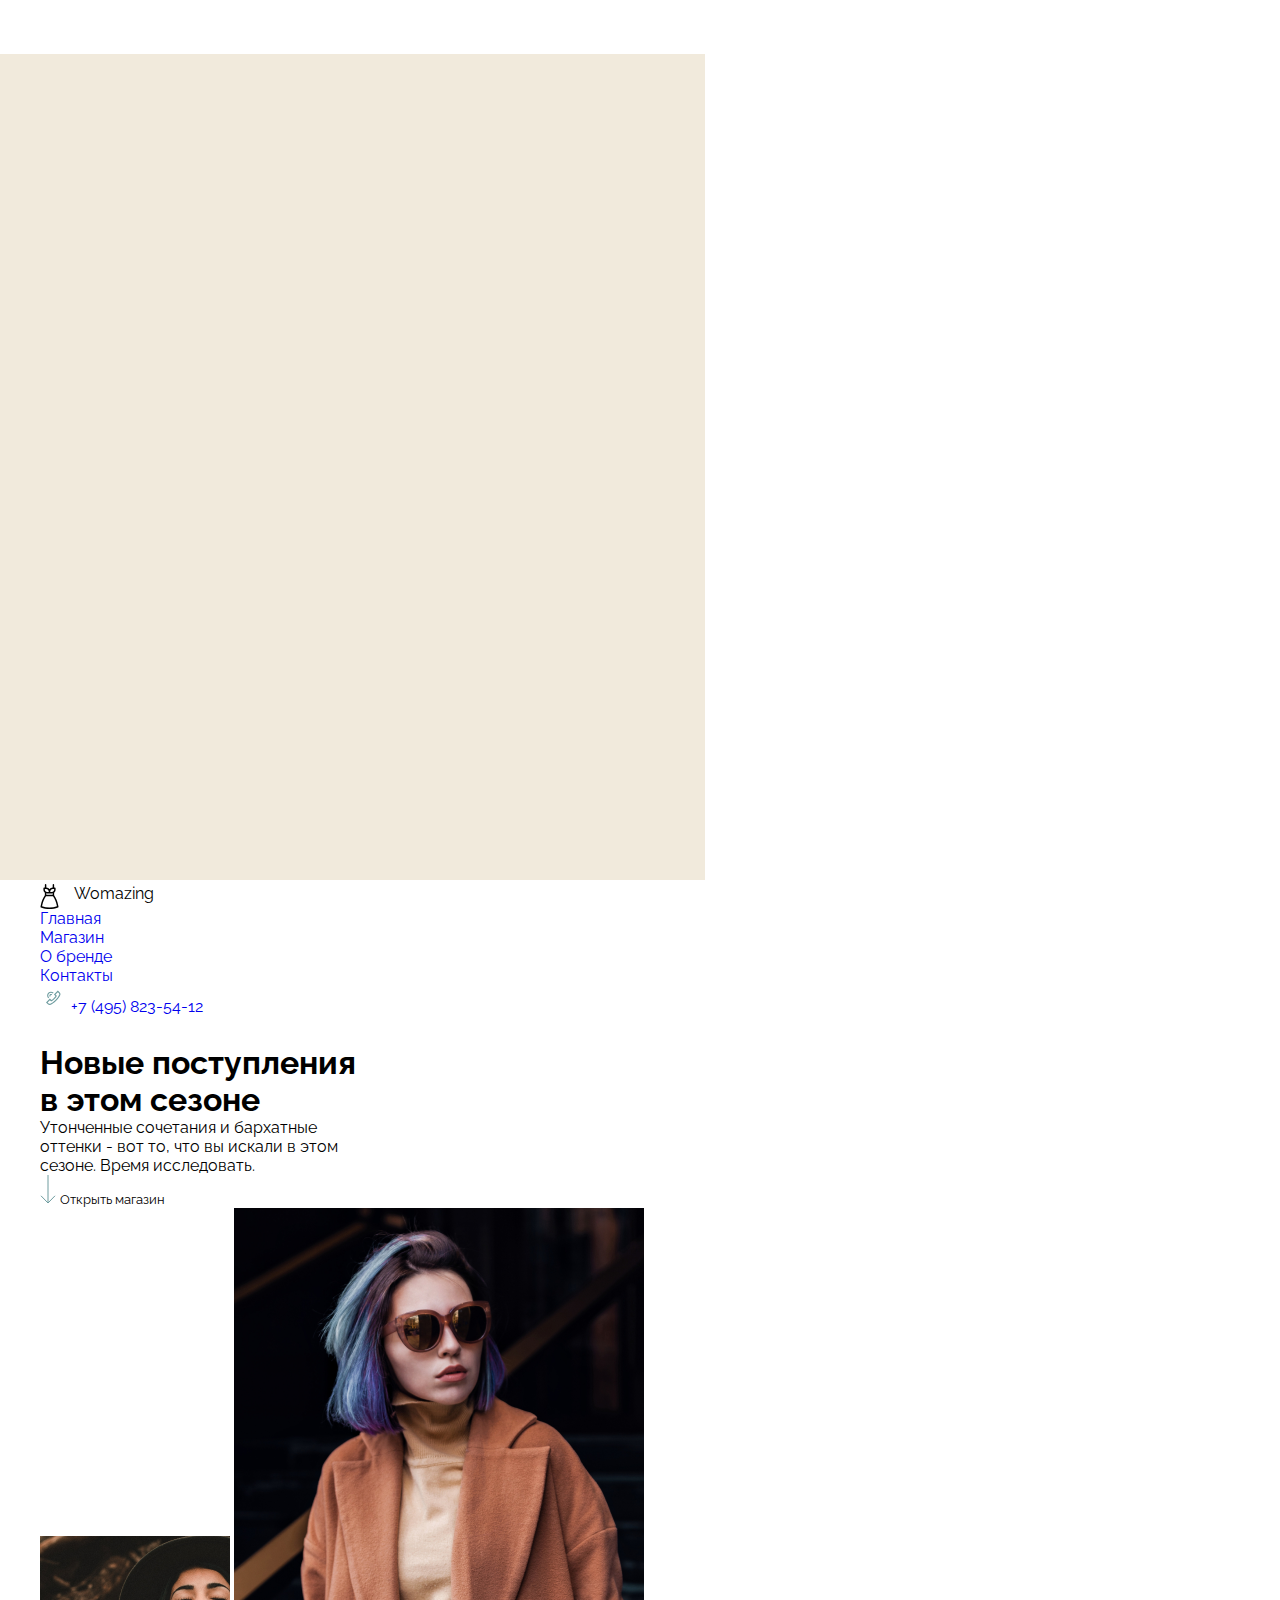
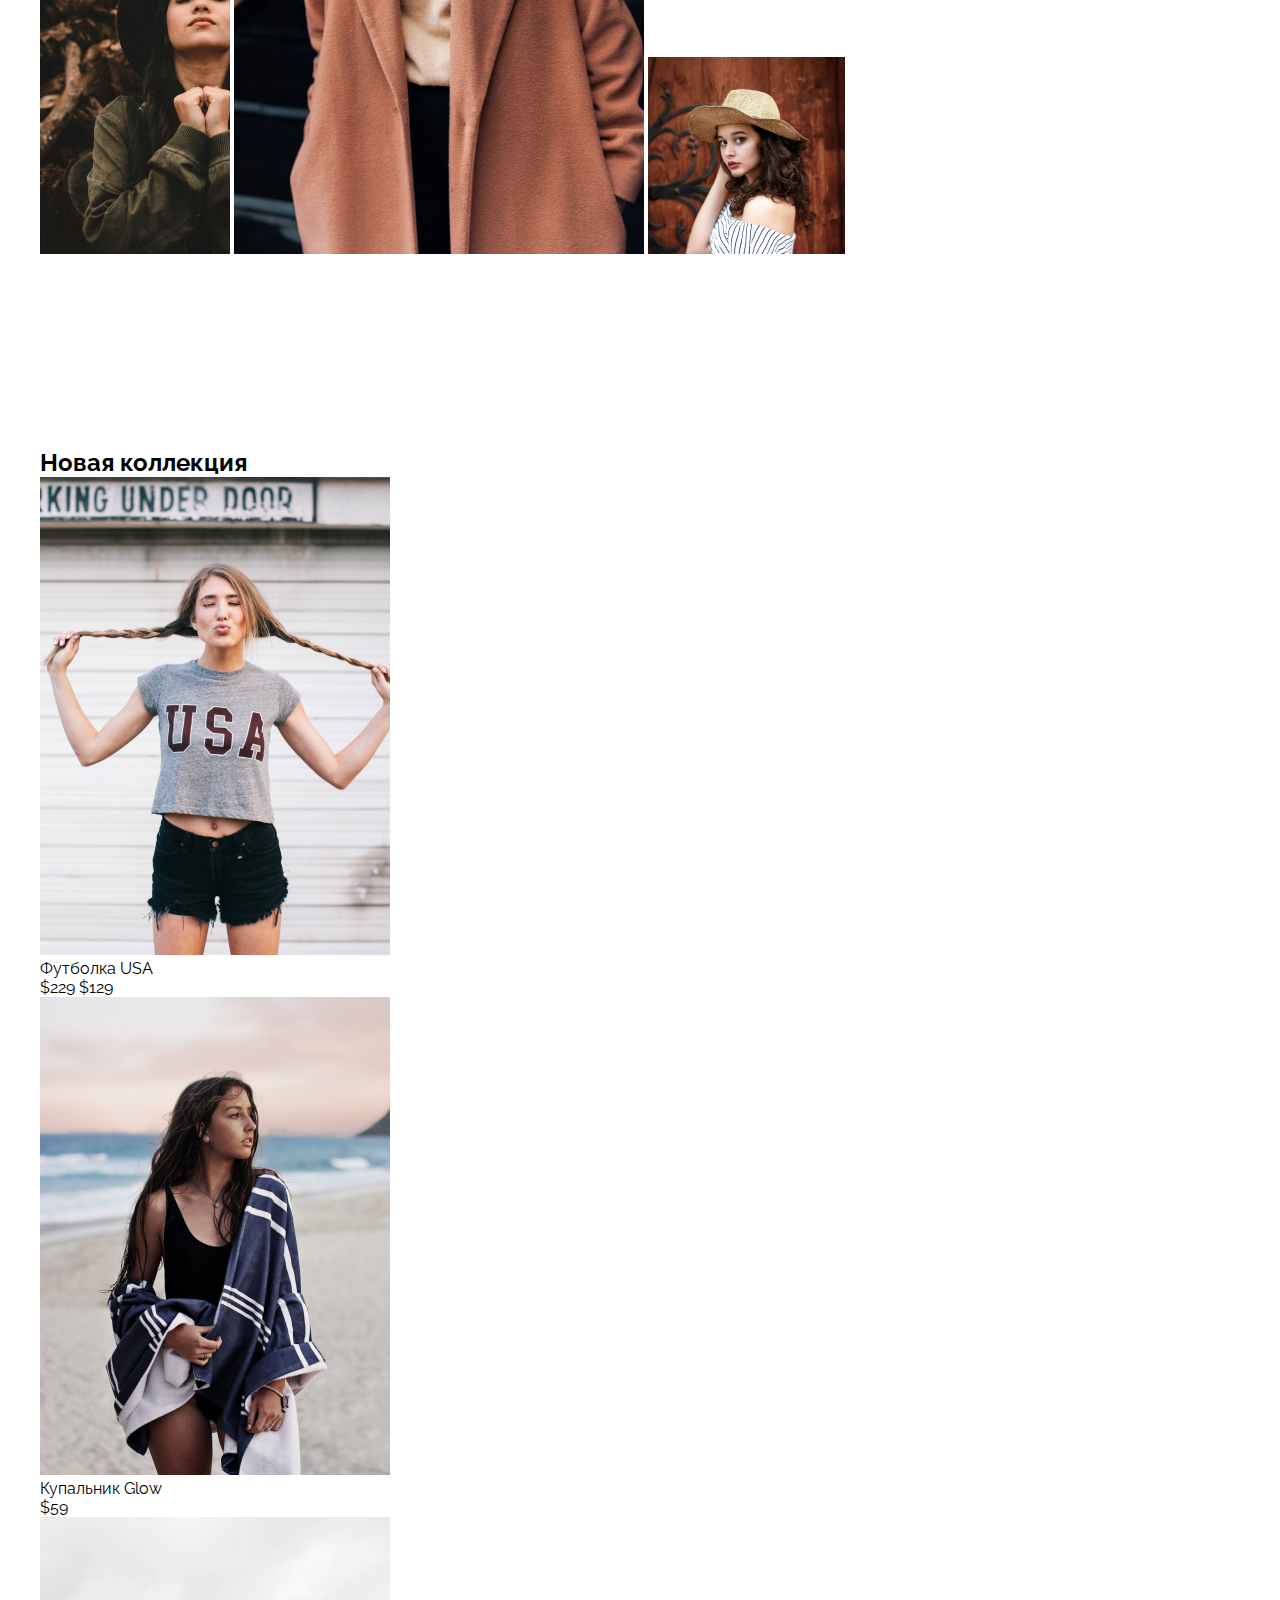
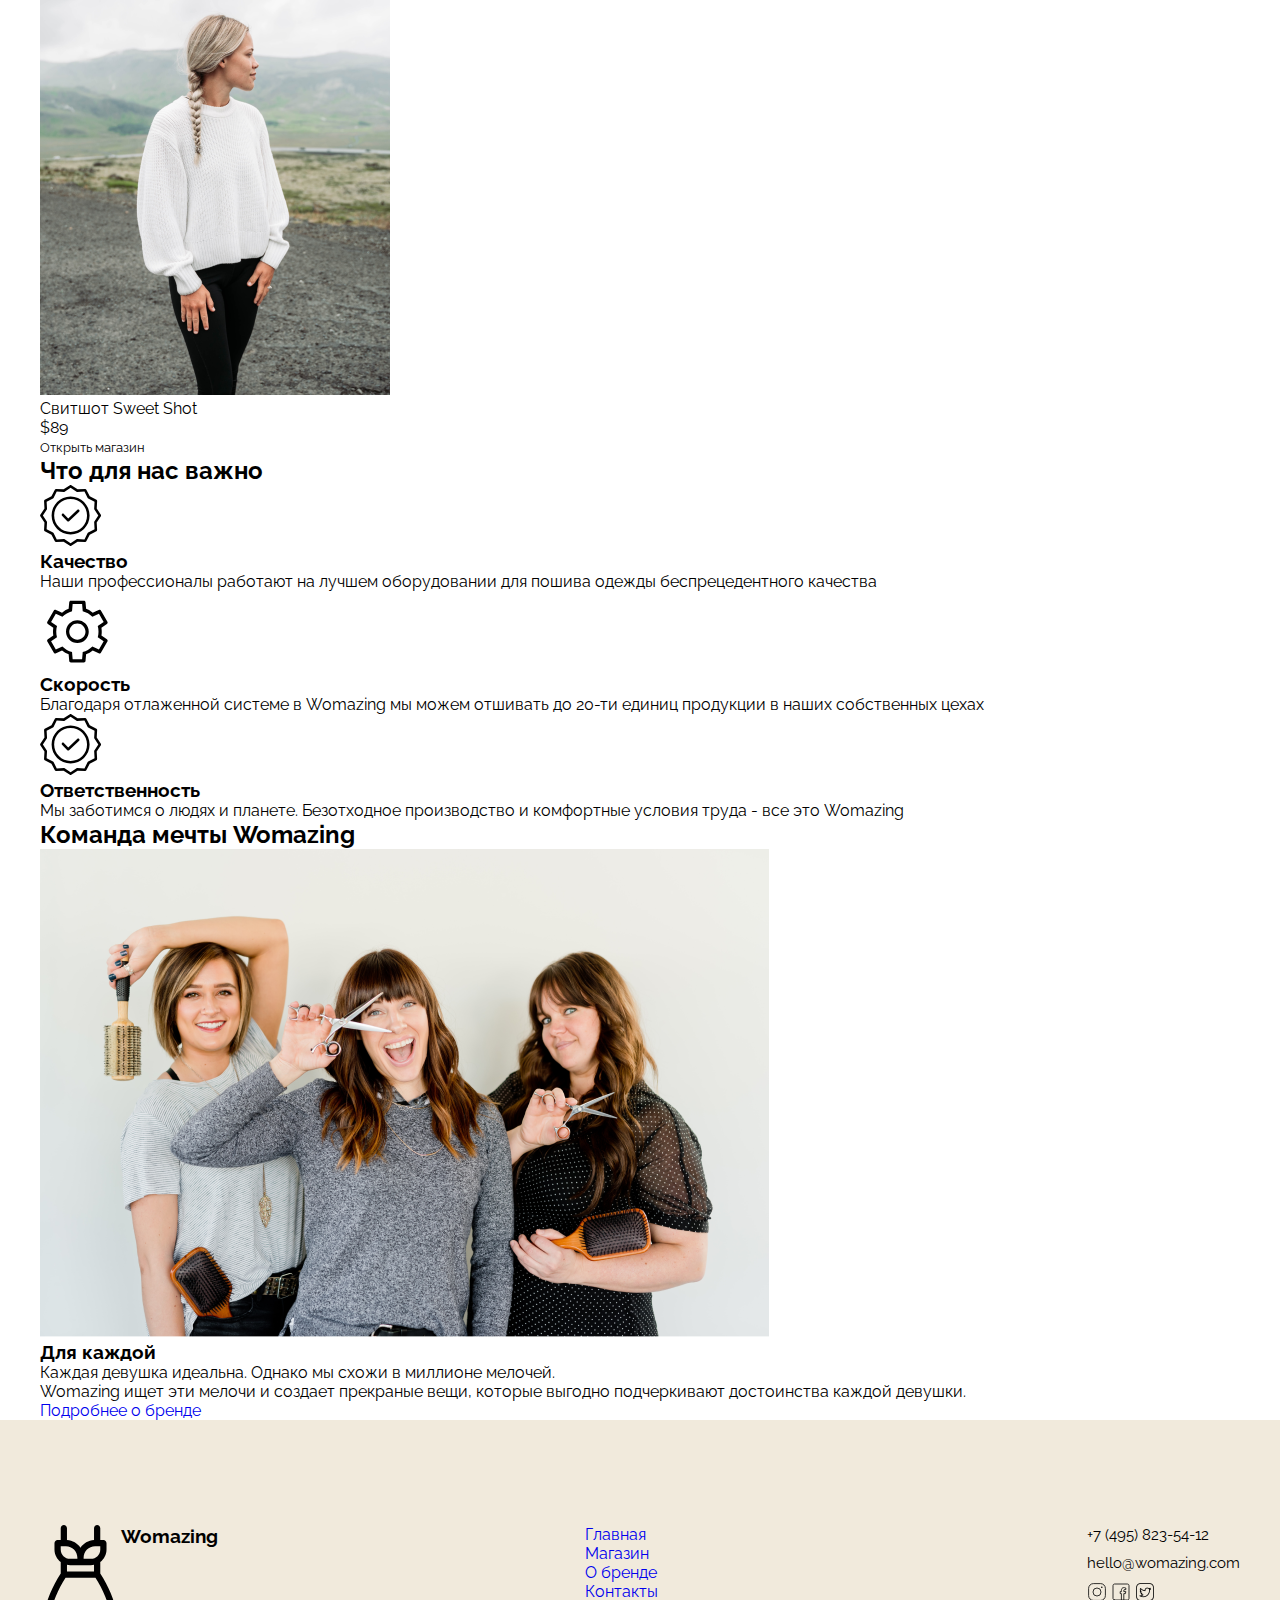
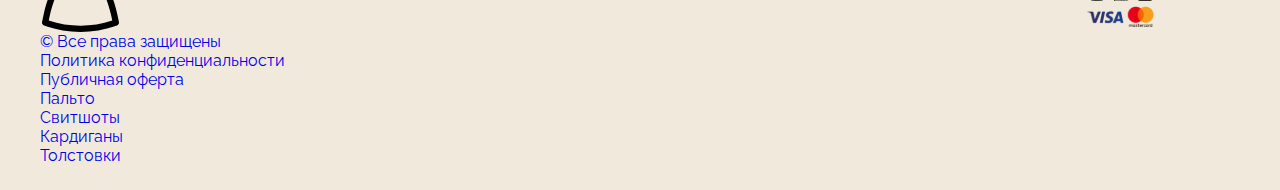
<file: index.html>
<!DOCTYPE html>
<html lang="en">

<head>
    <meta charset="UTF-8">
    <meta http-equiv="X-UA-Compatible" content="IE=edge">
    <meta name="viewport" content="width=device-width, initial-scale=1.0">
    <title>Womazing Magazine</title>
    <link rel="stylesheet" href="./css/style.css">
</head>

<body>
    <div class="header">
        <img class="header--img" src="./img/header/bg-color.png" alt="Dress">
        <div class="container">
            <div class="wrapper">
                <div class="header__logo">
                    <img class="header__logo__img" src="./img/header/dress.svg" alt="Dress">
                    <p class="header__logo__text">Womazing</p>
                </div>
                <div class="header__nav">
                    <ul>
                        <li><a href="#!">Главная</a></li>
                        <li><a href="#!">Магазин</a></li>
                        <li><a href="#!">О бренде</a></li>
                        <li><a href="#!">Контакты</a></li>
                    </ul>
                </div>
                <div class="header--contacts">
                    <img class="header--contacts__img" src="./img/header/telepnohe.svg" alt="telephone">
                    <a class="header--contacts__link" href="$!">+7 (495) 823-54-12</a>
                </div>
                <div class="header__cart">
                    <img src="./img/header/cart.svg" alt="cart">
                </div>
            </div>
            <div class="header--info">
                <div class="header--info__text">
                    <h1>Новые поступления <br> в этом сезоне</h1>
                    <p>Утонченные сочетания и бархатные <br> оттенки - вот то, что вы искали в этом <br> сезоне. Время
                        исследовать.</p>
                    <div class="header--info__buttons">
                        <button class="header--info__buttons__vector">
                            <img src="./img/header/down.svg" alt="vector-down">
                        </button>
                        <button class="header--info__buttons__page">Открыть магазин</button>
                    </div>
                </div>
                <div class="header--info__img">
                    <img class="header--info__img__image2" src="./img/header/header2.png" alt="header-logo">
                    <img class="header--info__img__image" src="./img/header/header1.png" alt="header-logo">
                    <img class="header--info__img__image3" src="./img/header/header3.png" alt="">
                </div>
            </div>
        </div>
    </div>
    <div class="container">
        <div class="clothing--collection">
            <h2>Новая коллекция</h2>
            <div class="clothing--collection__images">
                <div class="clothing--collection__item">
                    <a href="#!"><img class="clothing--collection__item__image" src="./img/clothing/clothing1.png"
                            alt="Dress"></a>
                    <p>Футболка USA <br> <span class="clothing--collection__item__span">$229</span> <span>$129</span>
                    </p>
                </div>
                <div class="clothing--collection__item">
                    <a href="#!"><img class="clothing--collection__item__image" src="./img/clothing/clothing2.png"
                            alt="Dress"></a>
                    <p>Купальник Glow <br> <span>$59</span></p>
                </div>
                <div class="clothing--collection__item">
                    <a href="#!"><img class="clothing--collection__item__image" src="./img/clothing/clothing3.png"
                            alt="Dress"></a>
                    <p>Свитшот Sweet Shot <br> <span>$89</span></p>
                </div>
            </div>
            <div class="clothing--collection__button">
                <button>Открыть магазин</button>
            </div>
        </div>
    </div>

    <div class="container">
        <div class="about">
            <div class="about--advantage">
                <h2>Что для нас важно</h2>
                <div class="about--advantage__info">
                    <div class="about--advantage__info__text">
                        <img src="./img/about/quality 1.svg" alt="#!">
                        <h3>Качество</h3>
                        <p>Наши профессионалы работают на лучшем оборудовании для пошива одежды беспрецедентного качества
                        </p>
                    </div>
                    <div class="about--advantage__info__text">
                        <img src="./img/about/about2.svg" alt="#!">
                        <h3>Скорость</h3>
                        <p>Благодаря отлаженной системе в Womazing мы можем отшивать до 20-ти единиц продукции в наших собственных цехах
                        </p>
                    </div>
                    <div class="about--advantage__info__text">
                        <img src="./img/about/quality 1.svg" alt="#!">
                        <h3>Ответственность</h3>
                        <p>Мы заботимся о людях и планете. Безотходное производство и комфортные условия труда - все это Womazing
                    </div>
                </div>
                <h2>Команда мечты Womazing</h2>
                <div class="about--team">
                    <div class="about--team__image">
                        <img src="./img/about/team.png" alt="#!">
                    </div>
                    <div class="about--team__text">
                        <h3>Для каждой</h3>
                        <p>Каждая девушка идеальна. Однако мы схожи в миллионе мелочей.</p>
                        <p>Womazing ищет эти мелочи и создает прекраные вещи, которые выгодно подчеркивают достоинства каждой девушки.</p>
                        <a href="#!">Подробнее о бренде</a>
                    </div>
                </div>
            </div>
        </div>
    </div>

    <div class="footer__wrapper">
        <div class="container">
            <div class="footer">
                <div class="footer__logo">
                    <img src="./img/header/dress.svg" alt="logo">
                    <h3>Womazing</h3>
                </div>
                <div class="footer__nav">
                    <ul>
                        <li><a href="#!">Главная</a></li>
                        <li><a href="#!">Магазин</a></li>
                        <li><a href="#!">О бренде</a></li>
                        <li><a href="#!">Контакты</a></li>
                    </ul>
                </div>
                <div class="footer__contacts">
                    <a href="#!">+7 (495) 823-54-12</a>
                    <p>hello@womazing.com</p>
                    <div class="footer__contacts__social-icons">
                        <img src="./img/footer/instagram.svg" alt="instagram">
                        <img src="./img/footer/facebook.svg" alt="facebook">
                        <img src="./img/footer/twitter.png" alt="twitter">
                    </div>
                    <img src="./img/footer/visa.svg" alt="visa">
                </div>
            </div>
            <div class="footer--links">
                <div class="footer--links__rights">
                    <p><a href="#!">© Все права защищены</a></p>
                    <p><a href="#!">Политика конфиденциальности</a></p>
                    <p><a href="#!">Публичная оферта</a></p>
                </div>
                <div class="footer--links__category">
                    <p><a href="#!">Пальто</a></p>
                    <p><a href="#!">Свитшоты</a></p>
                    <p><a href="#!">Кардиганы</a></p>
                    <p><a href="#!">Толстовки</a></p>
                </div>
            </div>
        </div>
    </div>
</body>

</html>
</file>
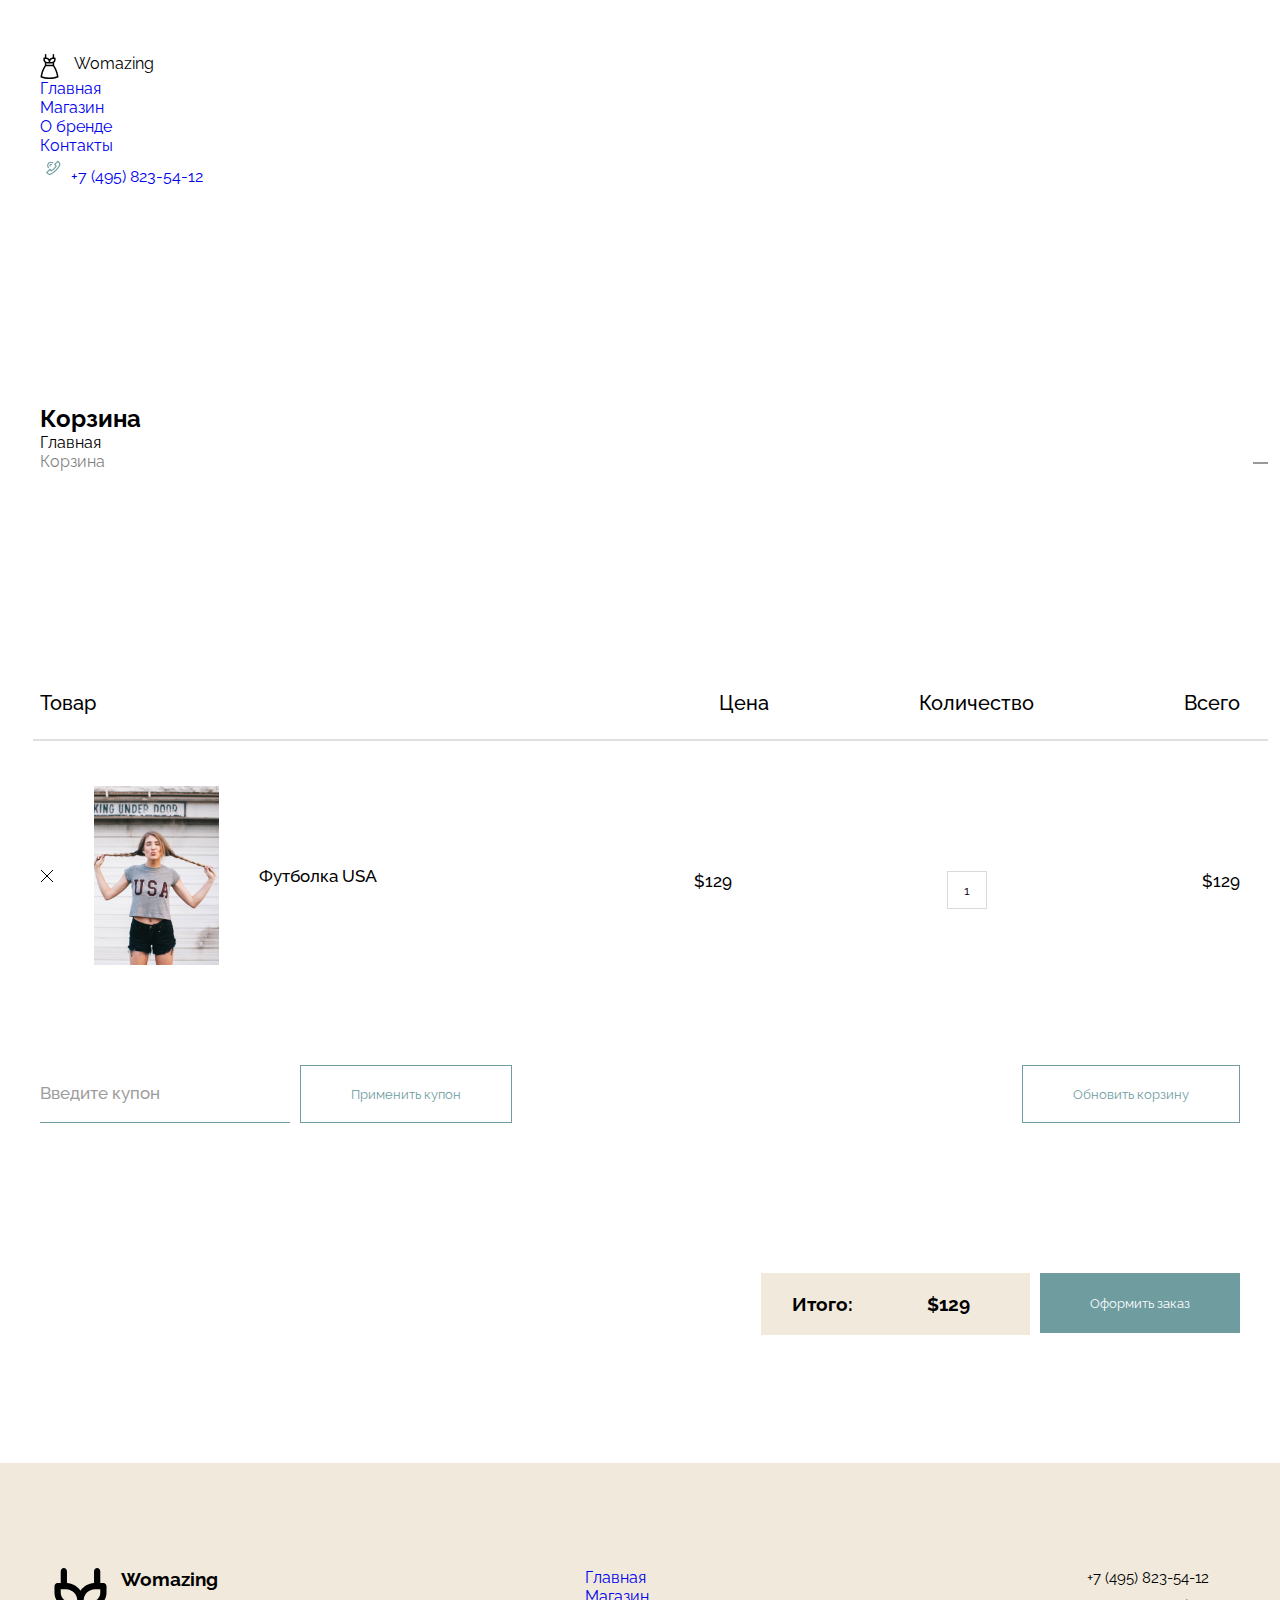
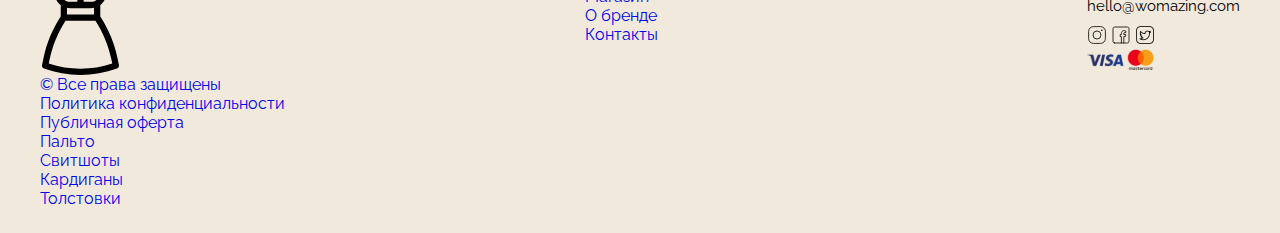
<file: pages/basket.html>
<!DOCTYPE html>
<html lang="en">
<head>
    <meta charset="UTF-8">
    <meta http-equiv="X-UA-Compatible" content="IE=edge">
    <meta name="viewport" content="width=device-width, initial-scale=1.0">
    <title>Document</title>
    <link rel="stylesheet" href="../css/style.css">
</head>
<body>
    <div class="header">
        <div class="container">
            <div class="wrapper">
                <div class="header__logo">
                    <img class="header__logo__img" src="../img/header/dress.svg" alt="Dress">
                    <p class="header__logo__text">Womazing</p>
                </div>
                <div class="header__nav">
                    <ul>
                        <li><a href="#!">Главная</a></li>
                        <li><a href="#!">Магазин</a></li>
                        <li><a href="#!">О бренде</a></li>
                        <li><a href="#!">Контакты</a></li>
                    </ul>
                </div>
                <div class="header--contacts">
                    <img class="header--contacts__img" src="../img/header/telepnohe.svg" alt="telephone">
                    <a class="header--contacts__link" href="$!">+7 (495) 823-54-12</a>
                </div>
                <div class="header__cart">
                    <img src="../img/header/cart.svg" alt="cart">
                </div>
            </div>
        </div>
    </div>

    <div class="container">
        <div class="shop">
            <h2>Корзина</h2>
            <div class="shop__nav">
                <p class="shop__nav__home">Главная</p>
                <p class="shop__nav__shop activate">Корзина</p>
            </div>
        </div>

        <div class="basket">
            <div class="basket__product">
                <div class="basket__product--index">
                    <h4>Товар</h4>
                </div>
                <div class="basket__product--index">
                    <h4>Цена</h4>
                    <h4>Количество</h4>
                    <h4>Всего</h4>
                </div>
            </div>
            <div class="basket__item">
                <div class="basket__item__image">
                    <img src="../img/basket/icon.svg" alt="X">
                    <img src="../img/basket/girl.jpg" alt="Girl">
                    <p>Футболка USA</p>
                </div>
                <div class="basket__item__count">
                    <p>$129</p>
                    <button>1</button>
                    <p>$129</p>
                </div>
            </div>
            <div class="basket--action">
                <div class="basket--action__input">
                    <input type="text" placeholder="Введите купон">
                    <button>Применить купон</button>
                </div>
                <div class="basket--action__refresh">
                    <button>Обновить корзину</button>
                </div>
            </div>

            <div class="basket--order">
                <div class="basket--order__text">
                    <h3>Итого: <span>$129</span></h3>
                    <button>Оформить заказ</button>
                </div>
            </div>
        </div>
    </div>

    <div class="footer__wrapper">
        <div class="container">
            <div class="footer">
                <div class="footer__logo">
                    <img src="../img/header/dress.svg" alt="logo">
                    <h3>Womazing</h3>
                </div>
                <div class="footer__nav">
                    <ul>
                        <li><a href="#!">Главная</a></li>
                        <li><a href="#!">Магазин</a></li>
                        <li><a href="#!">О бренде</a></li>
                        <li><a href="#!">Контакты</a></li>
                    </ul>
                </div>
                <div class="footer__contacts">
                    <a href="#!">+7 (495) 823-54-12</a>
                    <p>hello@womazing.com</p>
                    <div class="footer__contacts__social-icons">
                        <img src="../img/footer/instagram.svg" alt="instagram">
                        <img src="../img/footer/facebook.svg" alt="facebook">
                        <img src="../img/footer/twitter.png" alt="twitter">
                    </div>
                    <img src="../img/footer/visa.svg" alt="visa">
                </div>
            </div>
            <div class="footer--links">
                <div class="footer--links__rights">
                    <p><a href="#!">© Все права защищены</a></p>
                    <p><a href="#!">Политика конфиденциальности</a></p>
                    <p><a href="#!">Публичная оферта</a></p>
                </div>
                <div class="footer--links__category">
                    <p><a href="#!">Пальто</a></p>
                    <p><a href="#!">Свитшоты</a></p>
                    <p><a href="#!">Кардиганы</a></p>
                    <p><a href="#!">Толстовки</a></p>
                </div>
            </div>
        </div>
    </div>
</body>
</html>
</file>
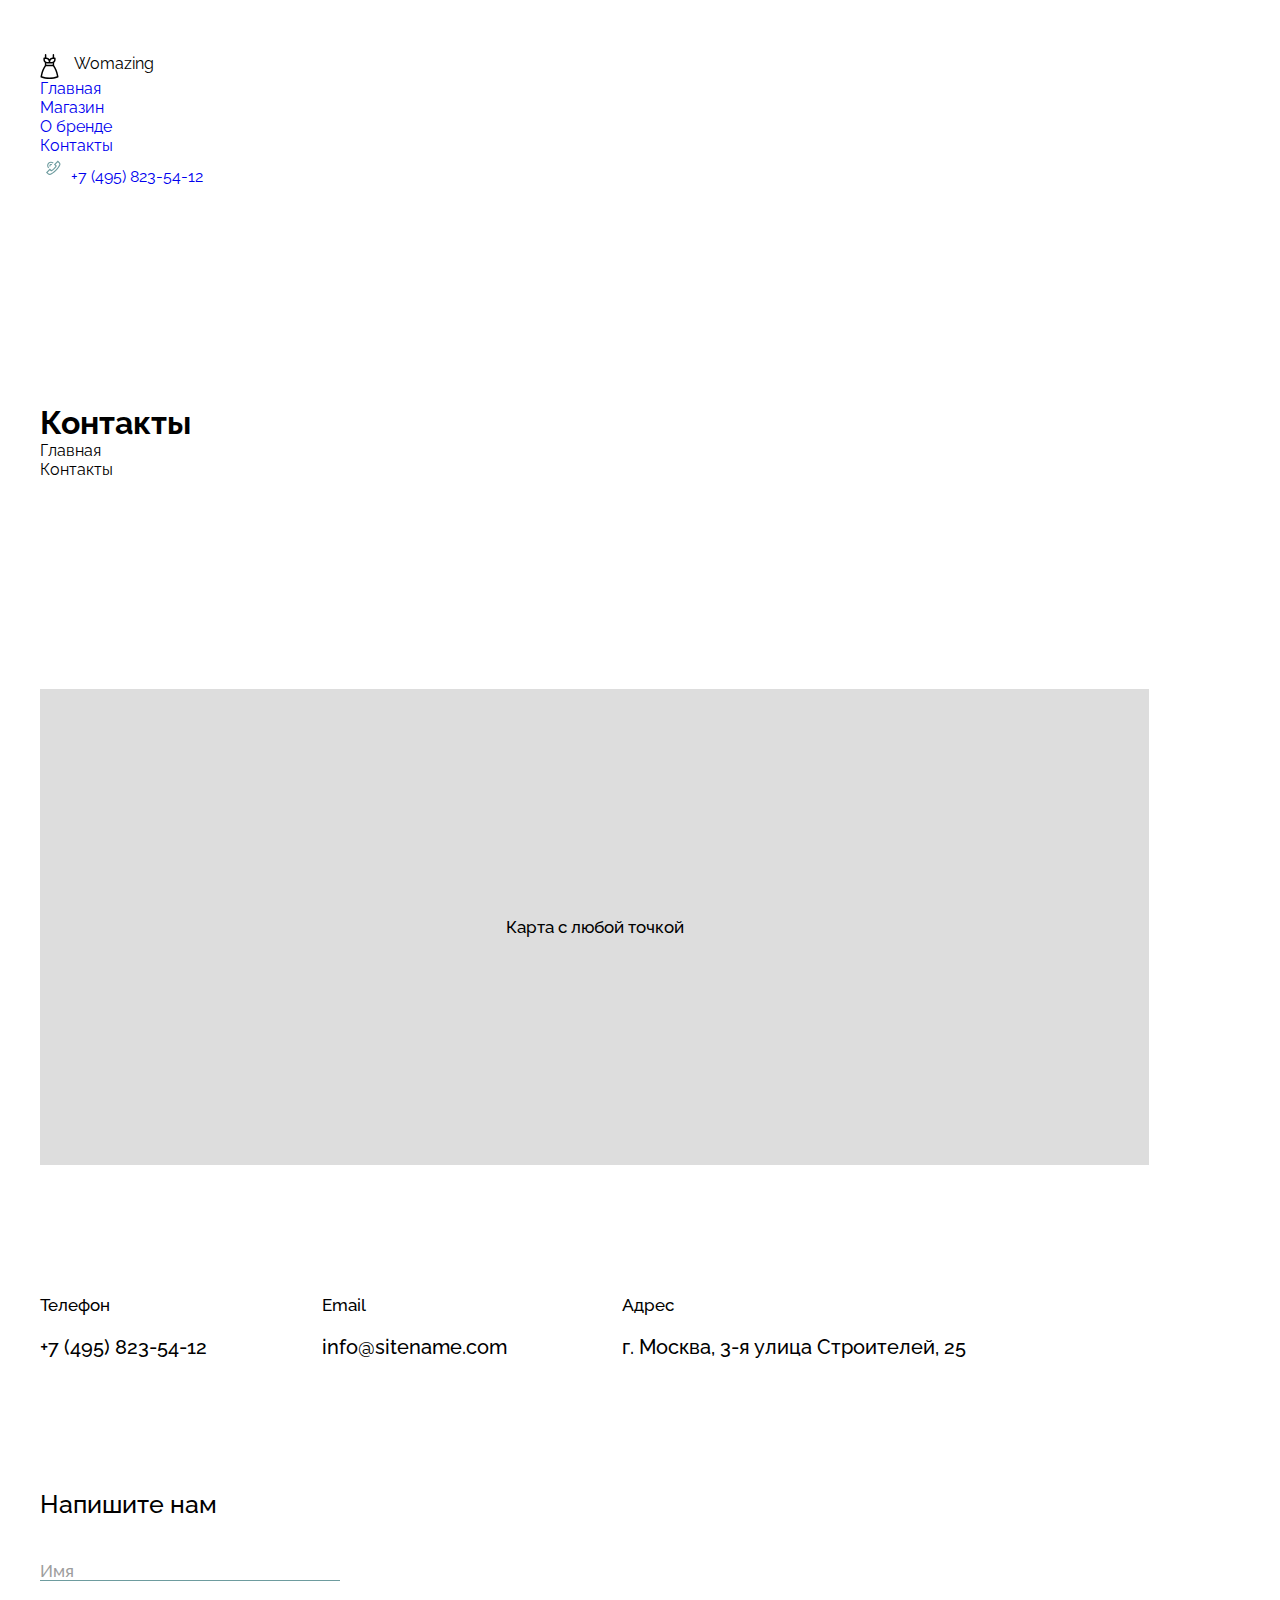
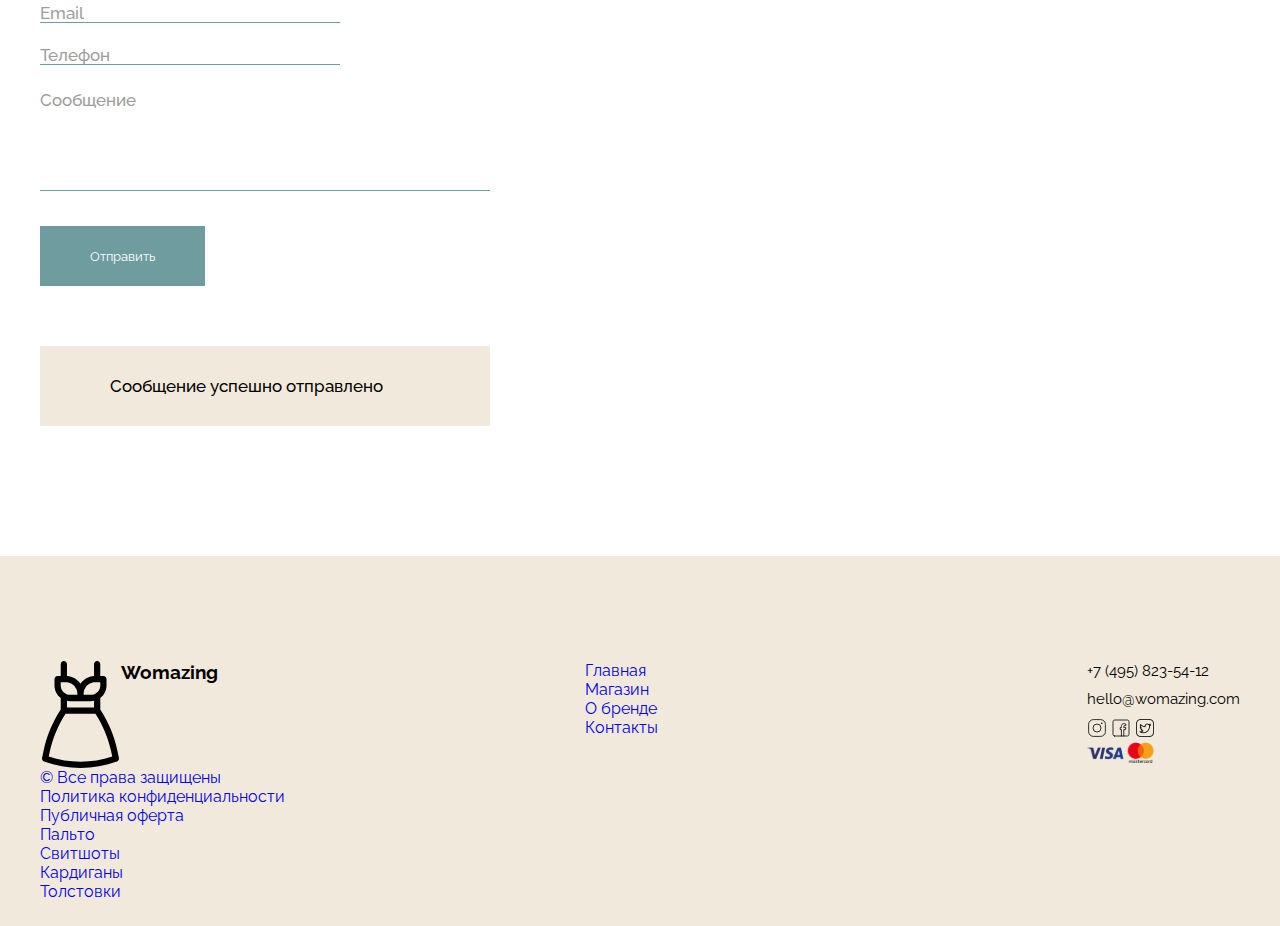
<file: pages/contacts.html>
<!DOCTYPE html>
<html lang="en">

<head>
    <meta charset="UTF-8">
    <meta http-equiv="X-UA-Compatible" content="IE=edge">
    <meta name="viewport" content="width=device-width, initial-scale=1.0">
    <title>Document</title>
    <link rel="stylesheet" href="../css/style.css">
</head>

<body>
    <div class="header">
        <div class="container">
            <div class="wrapper">
                <div class="header__logo">
                    <img class="header__logo__img" src="../img/header/dress.svg" alt="Dress">
                    <p class="header__logo__text">Womazing</p>
                </div>
                <div class="header__nav">
                    <ul>
                        <li><a href="#!">Главная</a></li>
                        <li><a href="#!">Магазин</a></li>
                        <li><a href="#!">О бренде</a></li>
                        <li><a href="#!">Контакты</a></li>
                    </ul>
                </div>
                <div class="header--contacts">
                    <img class="header--contacts__img" src="../img/header/telepnohe.svg" alt="telephone">
                    <a class="header--contacts__link" href="$!">+7 (495) 823-54-12</a>
                </div>
                <div class="header__cart">
                    <img src="../img/header/cart.svg" alt="cart">
                </div>
            </div>
        </div>
    </div>
    <div class="container">
        <div class="about--brand">
            <div class="about--brand__home">
                <h1>Контакты</h1>
                <div class="about--brand__nav">
                    <p class="about--brand__homep">Главная</p>
                    <p class="about--brand__brand active">Контакты</p>
                </div>
            </div>
        </div>

        <div class="contacts__map">
            <p>Карта с любой точкой</p>
        </div>

        <div class="contacts--adress">
            <div class="contacts--adress__telephone">
                <span>Телефон</span>
                <p>+7 (495) 823-54-12</p>
            </div>
            <div class="contacts--adress__email">
                <span>Email</span>
                <p>info@sitename.com</p>
            </div>
            <div class="contacts--adress__adress">
                <span>Адрес</span>
                <p>г. Москва, 3-я улица Строителей, 25</p>
            </div>
        </div>

        <div class="input--block">
            <h3>Напишите нам</h3>
            <input type="text" placeholder="Имя">
            <input type="text" placeholder="Email">
            <input type="text" placeholder="Телефон">
            <textarea placeholder="Сообщение"></textarea>
        </div>
        <div class="input--send">
            <button>Отправить</button>
            <div class="input--send__text">
                <p>Сообщение успешно отправлено</p>
            </div>
        </div>
    </div>

    <div class="footer__wrapper">
        <div class="container">
            <div class="footer">
                <div class="footer__logo">
                    <img src="../img/header/dress.svg" alt="logo">
                    <h3>Womazing</h3>
                </div>
                <div class="footer__nav">
                    <ul>
                        <li><a href="#!">Главная</a></li>
                        <li><a href="#!">Магазин</a></li>
                        <li><a href="#!">О бренде</a></li>
                        <li><a href="#!">Контакты</a></li>
                    </ul>
                </div>
                <div class="footer__contacts">
                    <a href="#!">+7 (495) 823-54-12</a>
                    <p>hello@womazing.com</p>
                    <div class="footer__contacts__social-icons">
                        <img src="../img/footer/instagram.svg" alt="instagram">
                        <img src="../img/footer/facebook.svg" alt="facebook">
                        <img src="../img/footer/twitter.png" alt="twitter">
                    </div>
                    <img src="../img/footer/visa.svg" alt="visa">
                </div>
            </div>
            <div class="footer--links">
                <div class="footer--links__rights">
                    <p><a href="#!">© Все права защищены</a></p>
                    <p><a href="#!">Политика конфиденциальности</a></p>
                    <p><a href="#!">Публичная оферта</a></p>
                </div>
                <div class="footer--links__category">
                    <p><a href="#!">Пальто</a></p>
                    <p><a href="#!">Свитшоты</a></p>
                    <p><a href="#!">Кардиганы</a></p>
                    <p><a href="#!">Толстовки</a></p>
                </div>
            </div>
        </div>
    </div>
</body>

</html>
</file>
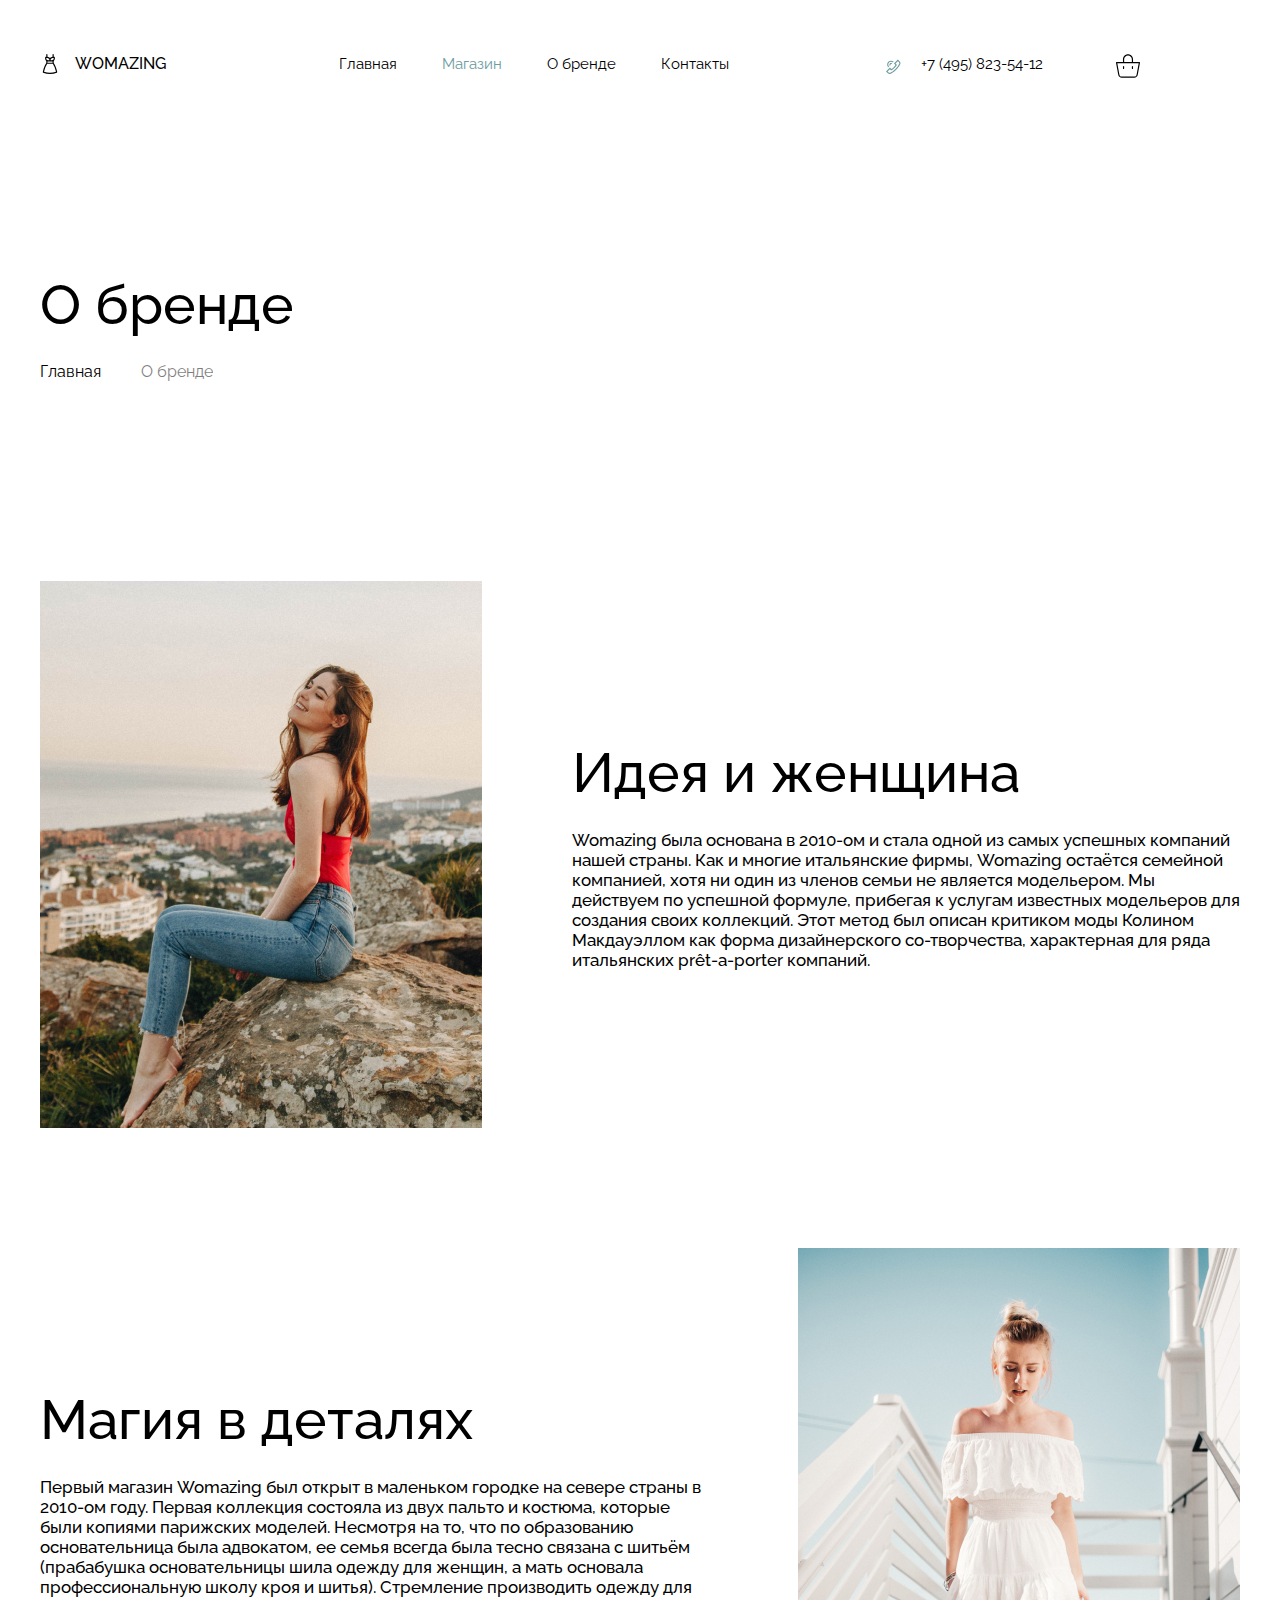
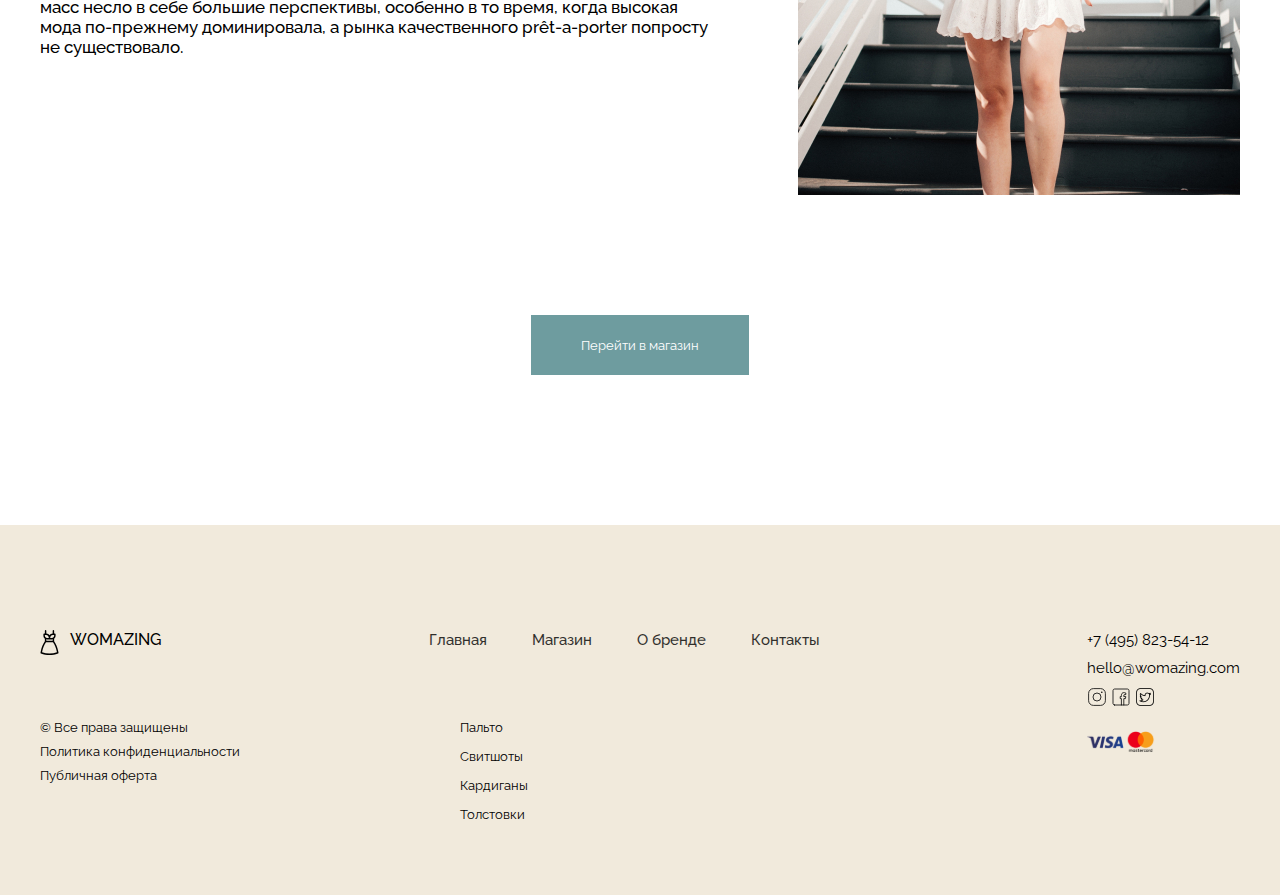
<file: pages/info.html>
<!DOCTYPE html>
<html lang="en">

<head>
    <meta charset="UTF-8">
    <meta http-equiv="X-UA-Compatible" content="IE=edge">
    <meta name="viewport" content="width=device-width, initial-scale=1.0">
    <title>Document</title>
    <link rel="stylesheet" href="../css/style.css">
</head>

<body>
    <header class="header">
        <div class="container">
            <div class="header__wrapper">
                <div class="header__logo">
                    <img class="header__logo-img" src="../img/header/dress.svg" alt="Dress">
                    <p class="header__logo-description">Womazing</p>
                </div>
                <div class="header__nav">
                    <ul class="header__nav-list">
                        <li class="list__item"><a class="list__link" href="#!">Главная</a></li>
                        <li class="list__item"><a class="active list__link" href="#!">Магазин</a></li>
                        <li class="list__item"><a class="list__link" href="#!">О бренде</a></li>
                        <li class="list__item"><a class="list__link" href="#!">Контакты</a></li>
                    </ul>
                </div>
                <div class="header__contacts">
                    <img class="header__contacts-img" src="../img/header/telepnohe.svg" alt="telephone">
                    <a class="header__contacts-link" href="$!">+7 (495) 823-54-12</a>
                </div>
                <div class="header__cart">
                    <img class="header__cart-basket" src="../img/header/cart.svg" alt="cart">
                </div>
            </div>
        </div>
    </header>

    <div class="container">
        <div class="content">
            <h2 class="content__title">О бренде</h2>
            <div class="content-nav-list">
                <p class="content-nav-list__home">Главная</p>
                <p class="activate content-nav-list__shop">О бренде</p>
            </div>
        </div>

        <div class="brand-desc">
            <img class="brand-desc__img" src="../img/about/girl1.jpg" alt="Girl">
            <div class="brand-desc__text">
                <h2 class="text__title">Идея и женщина</h2>
                <p class="text__subtitle">Womazing была основана в 2010-ом и стала одной из самых успешных компаний нашей страны. Как и многие
                    итальянские фирмы, Womazing остаётся семейной компанией, хотя ни один из членов семьи не является
                    модельером.

                    Мы действуем по успешной формуле, прибегая к услугам известных модельеров для создания своих
                    коллекций. Этот метод был описан критиком моды Колином Макдауэллом как форма дизайнерского
                    со-творчества, характерная для ряда итальянских prêt-a-porter компаний. </p>
            </div>
        </div>


        <div class="brand-desc">
            <div class="brand-desc__text">
                <h2 class="text__title">Магия в деталях</h2>
                <p class="text__subtitle">Первый магазин Womazing был открыт в маленьком городке на севере страны в 2010-ом году. Первая
                    коллекция состояла из двух пальто и костюма, которые были копиями парижских моделей.

                    Несмотря на то, что по образованию основательница была адвокатом, ее семья всегда была тесно связана
                    с шитьём (прабабушка основательницы шила одежду для женщин, а мать основала профессиональную школу
                    кроя и шитья). Стремление производить одежду для масс несло в себе большие перспективы, особенно в
                    то время, когда высокая мода по-прежнему доминировала, а рынка качественного prêt-a-porter попросту
                    не существовало. </p>
            </div>
            <img class="brand-desc__img" src="../img/about/girl2.jpg" alt="Girl">
        </div>
        <div class="brand-desc__button">
            <button class="button">Перейти в магазин</button>
        </div>
    </div>

    <div class="footer__wrapper">
        <div class="container">
            <div class="footer">
                <div class="footer__logo">
                    <img class="footer__logo-img" src="../img/header/dress.svg" alt="logo">
                    <h3 class="footer__logo-title">Womazing</h3>
                </div>
                <div class="footer__nav">
                    <ul class="nav__list">
                        <li><a class="nav__link" href="#!">Главная</a></li>
                        <li><a class="nav__link" href="#!">Магазин</a></li>
                        <li><a class="nav__link" href="#!">О бренде</a></li>
                        <li><a class="nav__link" href="#!">Контакты</a></li>
                    </ul>
                </div>
                <div class="footer__contacts">
                    <a class="contacts__link" href="#!">+7 (495) 823-54-12</a>
                    <p class="contacts__subtitle">hello@womazing.com</p>
                    <div class="footer__contacts-social-icons">
                        <img class="contacts-social-icons__img" src="../img/footer/instagram.svg" alt="instagram">
                        <img class="contacts-social-icons__img" src="../img/footer/facebook.svg" alt="facebook">
                        <img class="contacts-social-icons__img" src="../img/footer/twitter.png" alt="twitter">
                    </div>
                    <img class="footer__contacts-img" src="../img/footer/visa.svg" alt="visa">
                </div>
            </div>
            <div class="footer__links">
                <div class="footer__links-lefts">
                    <p class="lefts__subtitle"><a class="lefts__link" href="#!">© Все права защищены</a></p>
                    <p class="lefts__subtitle"><a class="lefts__link" href="#!">Политика конфиденциальности</a></p>
                    <p class="lefts__subtitle"><a class="lefts__link" href="#!">Публичная оферта</a></p>
                </div>
                <div class="footer__links-category">
                    <p class="category__subtitle"><a class="category__link" href="#!">Пальто</a></p>
                    <p class="category__subtitle"><a class="category__link" href="#!">Свитшоты</a></p>
                    <p class="category__subtitle"><a class="category__link" href="#!">Кардиганы</a></p>
                    <p class="category__subtitle"><a class="category__link" href="#!">Толстовки</a></p>
                </div>
            </div>
        </div>
    </div>
</body>

</html>
</file>
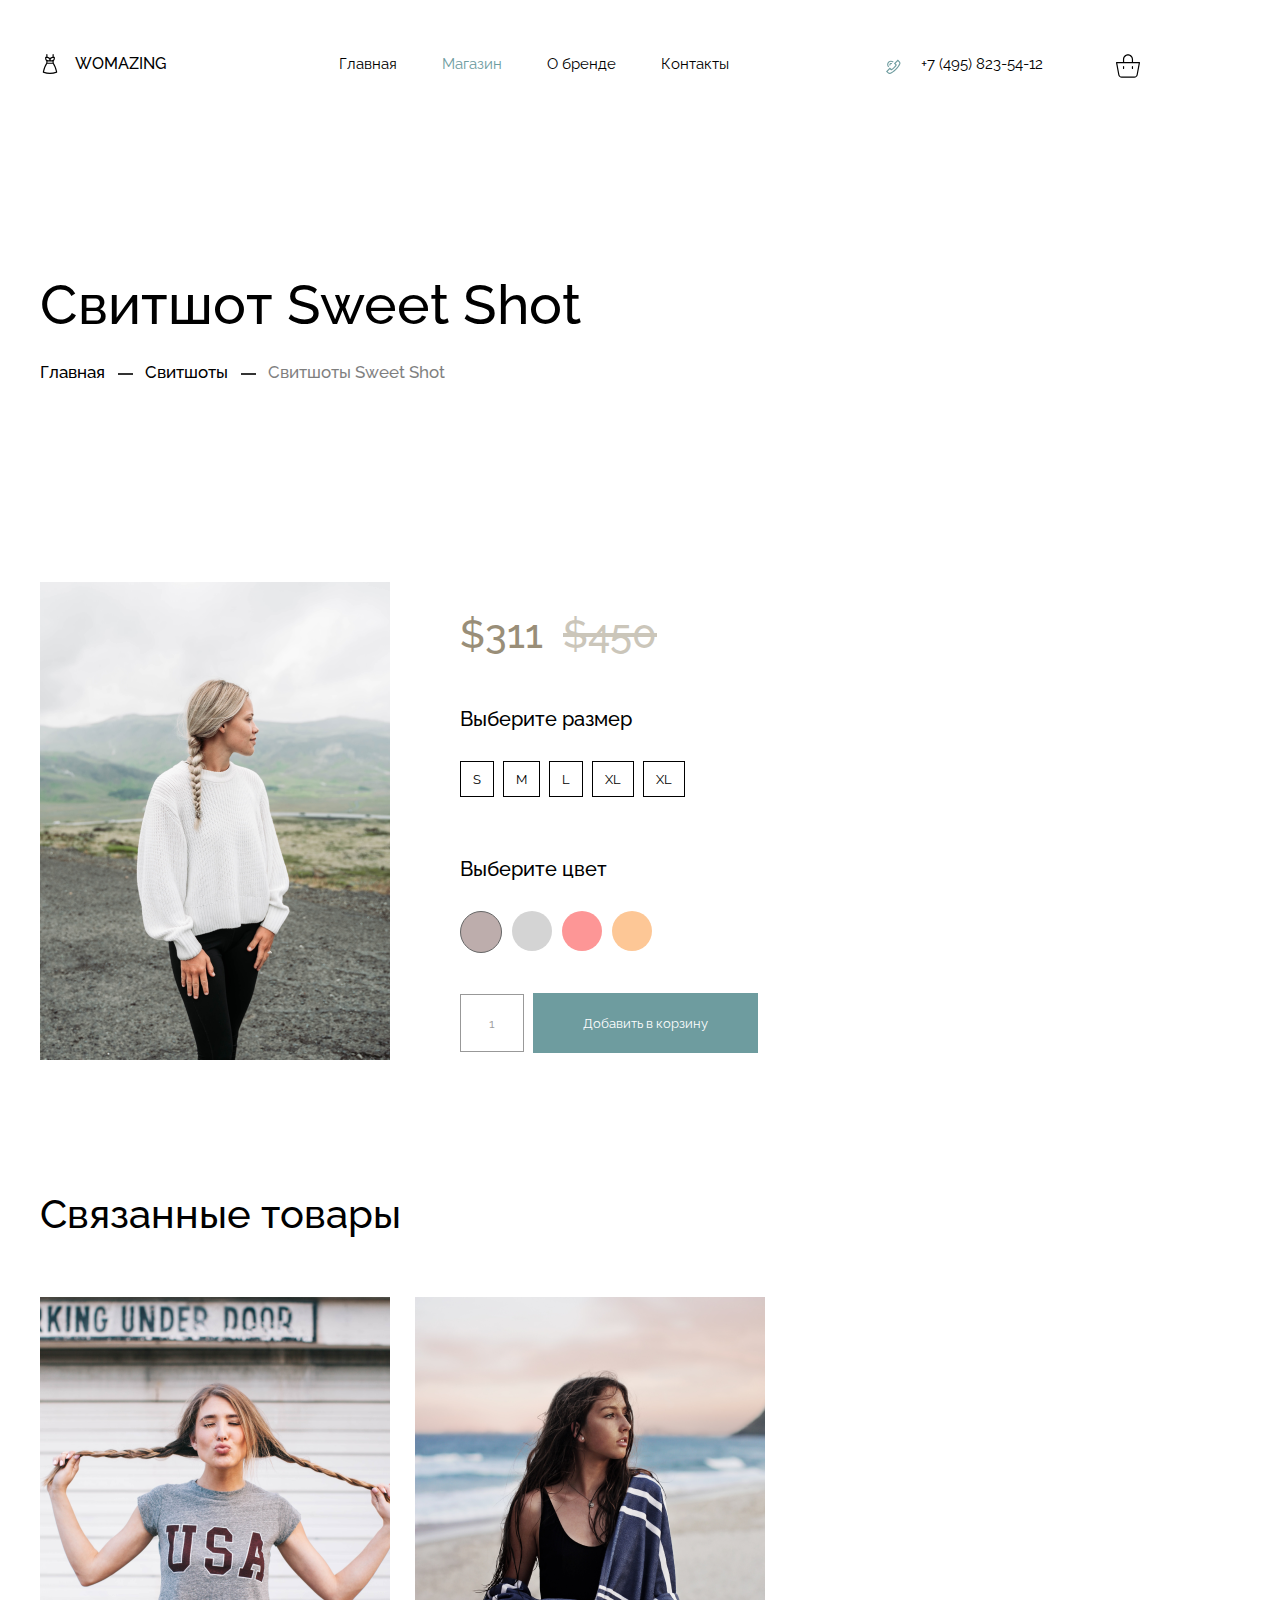
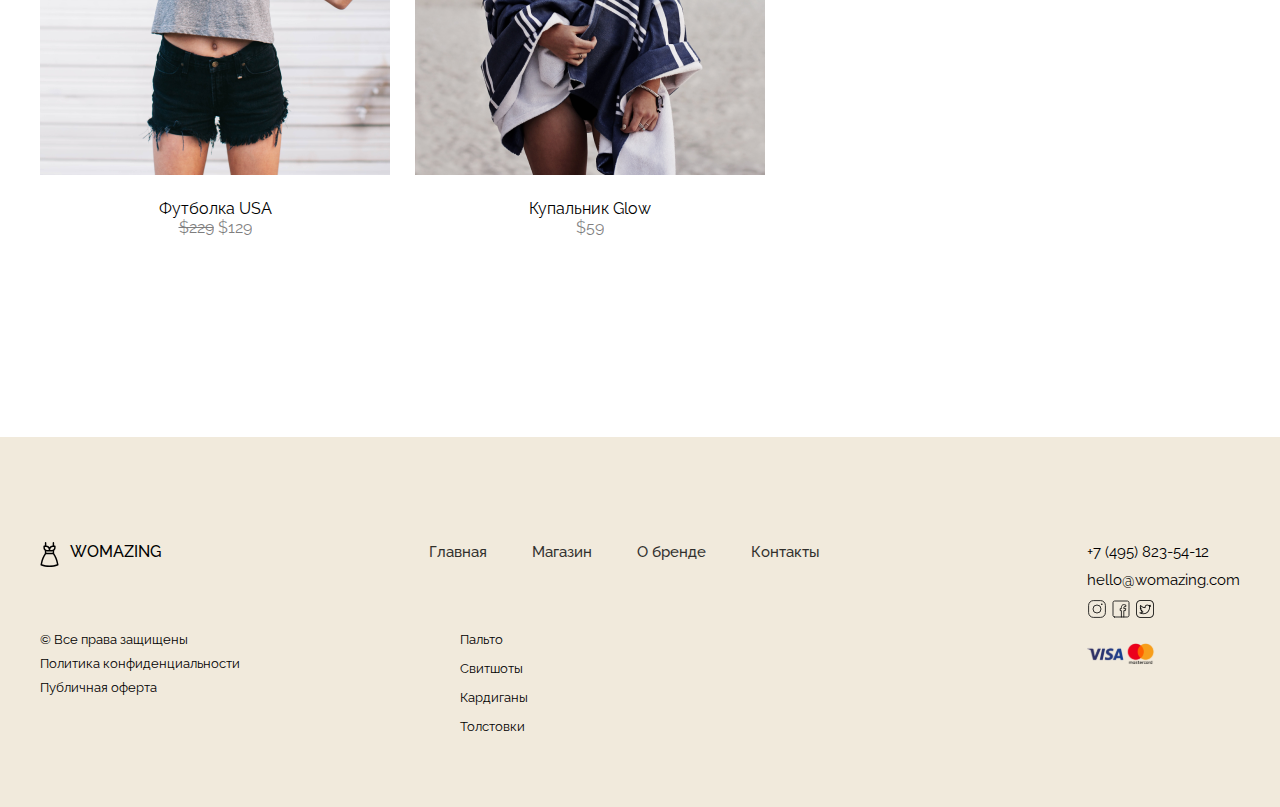
<file: pages/item.html>
<!DOCTYPE html>
<html lang="en">

<head>
    <meta charset="UTF-8">
    <meta http-equiv="X-UA-Compatible" content="IE=edge">
    <meta name="viewport" content="width=device-width, initial-scale=1.0">
    <title>Document</title>
    <link rel="stylesheet" href="../css/style.css">
</head>

<body>
    <header class="header">
        <div class="container">
            <div class="header__wrapper">
                <div class="header__logo">
                    <img class="header__logo-img" src="../img/header/dress.svg" alt="Dress">
                    <p class="header__logo-description">Womazing</p>
                </div>
                <div class="header__nav">
                    <ul class="header__nav-list">
                        <li class="list__item"><a class="list__link" href="#!">Главная</a></li>
                        <li class="list__item"><a class="active list__link" href="#!">Магазин</a></li>
                        <li class="list__item"><a class="list__link" href="#!">О бренде</a></li>
                        <li class="list__item"><a class="list__link" href="#!">Контакты</a></li>
                    </ul>
                </div>
                <div class="header__contacts">
                    <img class="header__contacts-img" src="../img/header/telepnohe.svg" alt="telephone">
                    <a class="header__contacts-link" href="$!">+7 (495) 823-54-12</a>
                </div>
                <div class="header__cart">
                    <img class="header__cart-basket" src="../img/header/cart.svg" alt="cart">
                </div>
            </div>
        </div>
    </header>

    <div class="container">
        <div class="content">
            <h2 class="content__title">Свитшот Sweet Shot</h2>
            <div class="content-nav-list">
                <p class="content-nav-list__item">Главная</p>
                <p class="content-nav-list__item">Свитшоты</p>
                <p class="activate content-nav-list__item3">Свитшоты Sweet Shot</p>
            </div>
        </div>

        <div class="shop-items__character">
            <img class="shop-items__img" src="../img/clothing/clothing3.png" alt="dress">
            <div class="shop-items__select">
                <p class="shop-items__select-price">$311 <span>$450</span></p>
                <h4 class="shop-items__select-text">Выберите размер</h4>
                <div class="shop-items__select-sizes">
                    <button>S</button>
                    <button>M</button>
                    <button>L</button>
                    <button>XL</button>
                    <button>XL</button>
                </div>
                <h4 class="shop-items__select-subtext">Выберите цвет</h4>
                <div class="shop-items__select-color">
                    <div class="brown active"></div>
                    <div class="grey"></div>
                    <div class="red"></div>
                    <div class="yellow"></div>
                </div>

                <div class="shop-items__busket">
                    <button class="busket-count">1</button>
                    <button class="busket-add">Добавить в корзину</button>
                </div>
            </div>
        </div>

        <div class="shop-items__others">
            <h2 class="shop-items__title">Связанные товары</h2>

            <div class="clothing-collection__images">
                <div class="clothing-collection__item">
                    <a href="#!"><img class="clothing-collection__item-image" src="../img/clothing/clothing1.png"
                            alt="Dress"></a>
                    <p class="item__desc">Футболка USA <br> <span class="span">$229</span> <span>$129</span>
                    </p>
                </div>
                <div class="clothing-collection__item">
                    <a href="#!"><img class="clothing-collection__item-image" src="../img/clothing/clothing2.png"
                            alt="Dress"></a>
                    <p class="item__desc">Купальник Glow <br> <span>$59</span></p>
                </div>
            </div>
        </div>
    </div>

    <div class="footer__wrapper">
        <div class="container">
            <div class="footer">
                <div class="footer__logo">
                    <img class="footer__logo-img" src="../img/header/dress.svg" alt="logo">
                    <h3 class="footer__logo-title">Womazing</h3>
                </div>
                <div class="footer__nav">
                    <ul class="nav__list">
                        <li><a class="nav__link" href="#!">Главная</a></li>
                        <li><a class="nav__link" href="#!">Магазин</a></li>
                        <li><a class="nav__link" href="#!">О бренде</a></li>
                        <li><a class="nav__link" href="#!">Контакты</a></li>
                    </ul>
                </div>
                <div class="footer__contacts">
                    <a class="contacts__link" href="#!">+7 (495) 823-54-12</a>
                    <p class="contacts__subtitle">hello@womazing.com</p>
                    <div class="footer__contacts-social-icons">
                        <img class="contacts-social-icons__img" src="../img/footer/instagram.svg" alt="instagram">
                        <img class="contacts-social-icons__img" src="../img/footer/facebook.svg" alt="facebook">
                        <img class="contacts-social-icons__img" src="../img/footer/twitter.png" alt="twitter">
                    </div>
                    <img class="footer__contacts-img" src="../img/footer/visa.svg" alt="visa">
                </div>
            </div>
            <div class="footer__links">
                <div class="footer__links-lefts">
                    <p class="lefts__subtitle"><a class="lefts__link" href="#!">© Все права защищены</a></p>
                    <p class="lefts__subtitle"><a class="lefts__link" href="#!">Политика конфиденциальности</a></p>
                    <p class="lefts__subtitle"><a class="lefts__link" href="#!">Публичная оферта</a></p>
                </div>
                <div class="footer__links-category">
                    <p class="category__subtitle"><a class="category__link" href="#!">Пальто</a></p>
                    <p class="category__subtitle"><a class="category__link" href="#!">Свитшоты</a></p>
                    <p class="category__subtitle"><a class="category__link" href="#!">Кардиганы</a></p>
                    <p class="category__subtitle"><a class="category__link" href="#!">Толстовки</a></p>
                </div>
            </div>
        </div>
    </div>
</body>

</html>
</file>
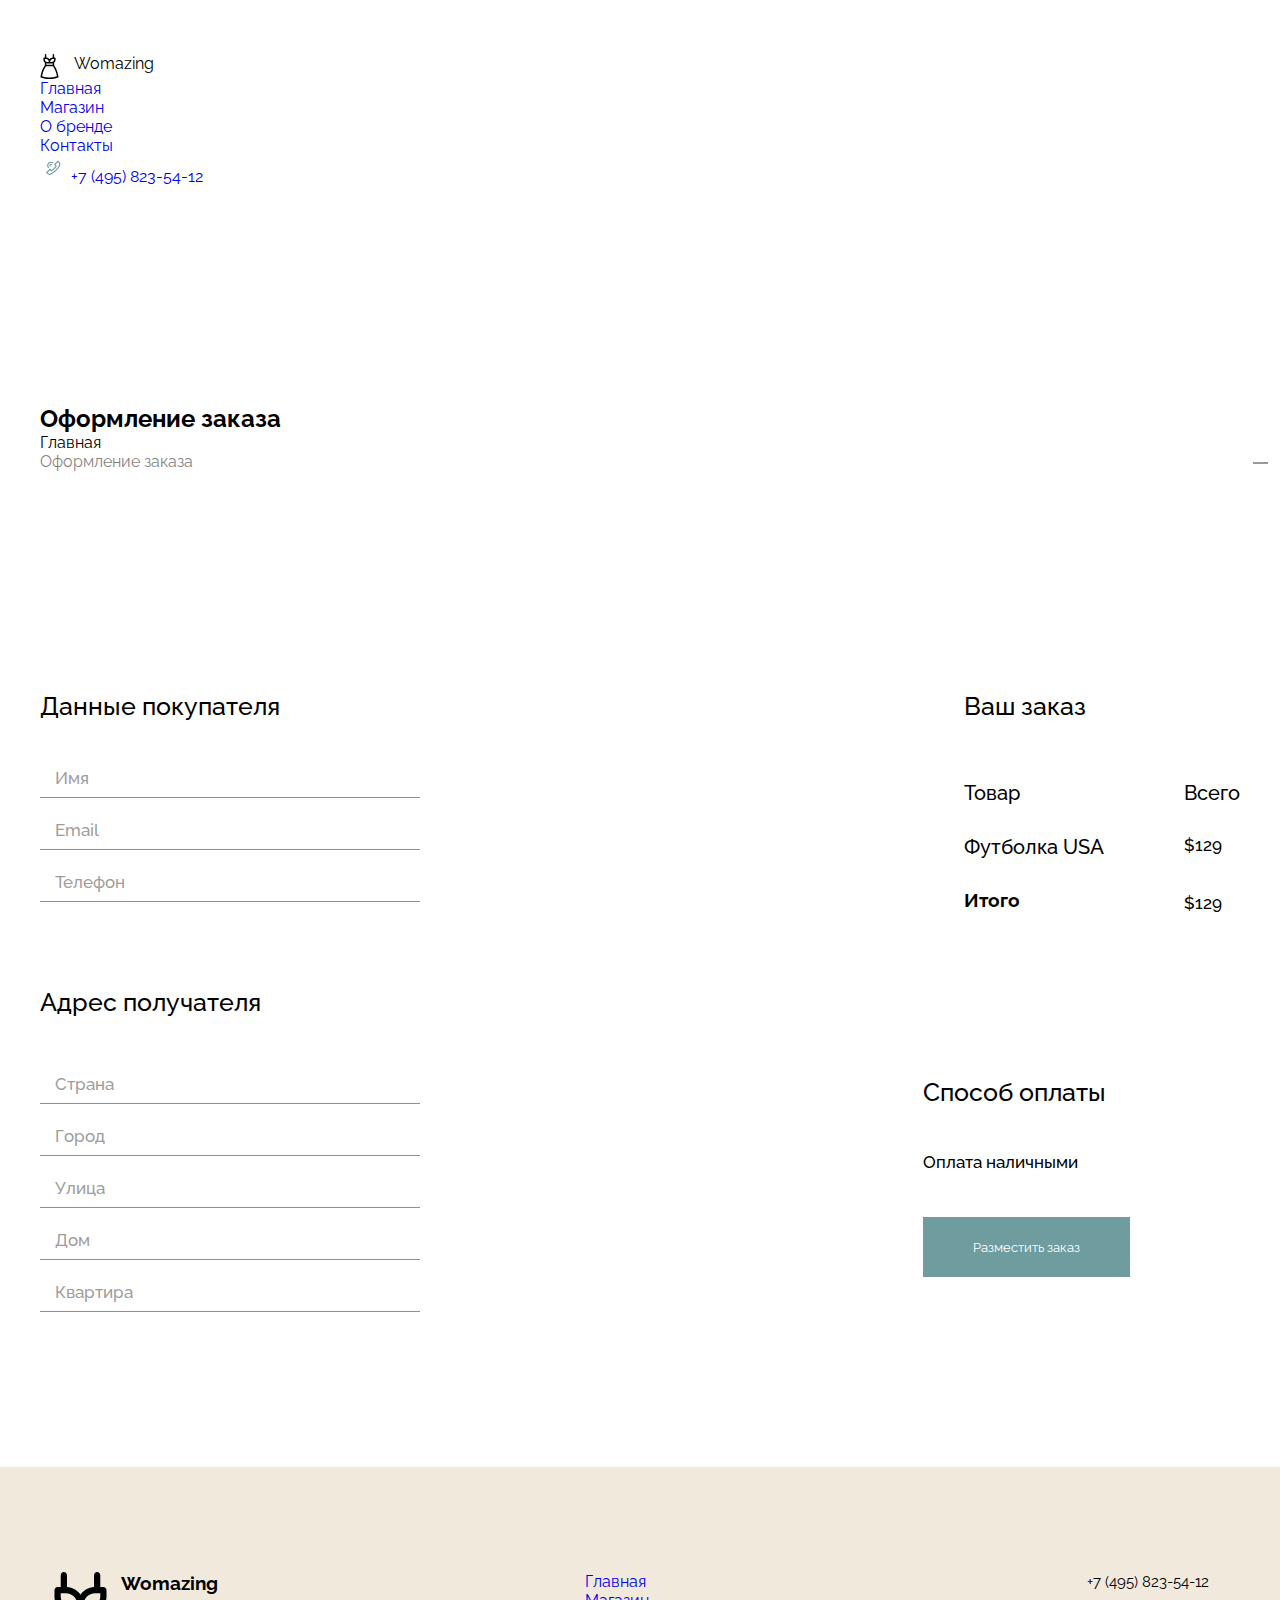
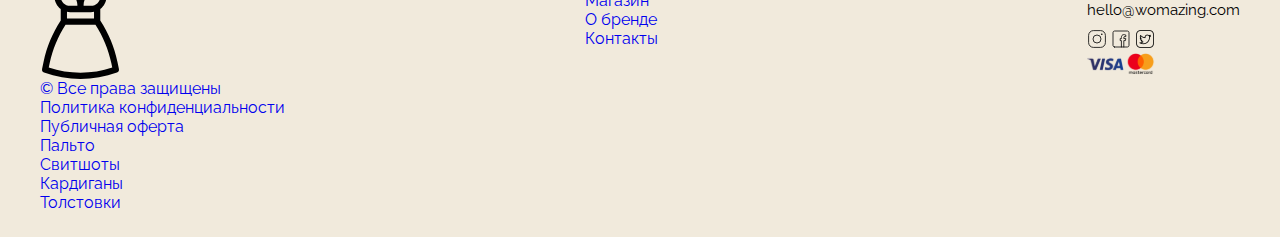
<file: pages/order.html>
<!DOCTYPE html>
<html lang="en">

<head>
    <meta charset="UTF-8">
    <meta http-equiv="X-UA-Compatible" content="IE=edge">
    <meta name="viewport" content="width=device-width, initial-scale=1.0">
    <title>Document</title>
    <link rel="stylesheet" href="../css/style.css">
</head>

<body>
    <div class="header">
        <div class="container">
            <div class="wrapper">
                <div class="header__logo">
                    <img class="header__logo__img" src="../img/header/dress.svg" alt="Dress">
                    <p class="header__logo__text">Womazing</p>
                </div>
                <div class="header__nav">
                    <ul>
                        <li><a href="#!">Главная</a></li>
                        <li><a href="#!">Магазин</a></li>
                        <li><a href="#!">О бренде</a></li>
                        <li><a href="#!">Контакты</a></li>
                    </ul>
                </div>
                <div class="header--contacts">
                    <img class="header--contacts__img" src="../img/header/telepnohe.svg" alt="telephone">
                    <a class="header--contacts__link" href="$!">+7 (495) 823-54-12</a>
                </div>
                <div class="header__cart">
                    <img src="../img/header/cart.svg" alt="cart">
                </div>
            </div>
        </div>
    </div>
    <div class="container">
        <div class="shop">
            <h2>Оформление заказа</h2>
            <div class="shop__nav">
                <p class="shop__nav__home">Главная</p>
                <p class="shop__nav__shop activate">Оформление заказа</p>
            </div>
        </div>

        <div class="order">
            <div class="order__info--block">
                <div class="order__info--block__user">
                    <h2>Данные покупателя</h2>
                    <input type="text" placeholder="Имя">
                    <input type="email" placeholder="Email">
                    <input type="tel" placeholder="Телефон">
                </div>
                <div class="order__info--block__order">
                    <h2>Ваш заказ</h2>
                    <div class="order__wrapper">
                        <div class="order__name">
                            <p>Товар</p>
                            <p>Футболка USA</p>
                            <h3>Итого</h3>
                        </div>
                        <div class="order__count">
                            <h3>Всего</h3>
                            <p>$129</p>
                            <p>$129</p>
                        </div>
                    </div>
                </div>
            </div>
            <div class="order__adress--block">
                <div class="order__adress--block__user">
                    <h3>Адрес получателя</h3>
                    <input type="text" placeholder="Страна">
                    <input type="text" placeholder="Город">
                    <input type="text" placeholder="Улица">
                    <input type="text" placeholder="Дом">
                    <input type="text" placeholder="Квартира">
                </div>
                <div class="order__adress--block__pay--method">
                    <h3>Способ оплаты</h3>
                    <p>Оплата наличными</p>
                    <button>Разместить заказ</button>
                </div>
            </div>
        </div>
    </div>

    <div class="footer__wrapper">
        <div class="container">
            <div class="footer">
                <div class="footer__logo">
                    <img src="../img/header/dress.svg" alt="logo">
                    <h3>Womazing</h3>
                </div>
                <div class="footer__nav">
                    <ul>
                        <li><a href="#!">Главная</a></li>
                        <li><a href="#!">Магазин</a></li>
                        <li><a href="#!">О бренде</a></li>
                        <li><a href="#!">Контакты</a></li>
                    </ul>
                </div>
                <div class="footer__contacts">
                    <a href="#!">+7 (495) 823-54-12</a>
                    <p>hello@womazing.com</p>
                    <div class="footer__contacts__social-icons">
                        <img src="../img/footer/instagram.svg" alt="instagram">
                        <img src="../img/footer/facebook.svg" alt="facebook">
                        <img src="../img/footer/twitter.png" alt="twitter">
                    </div>
                    <img src="../img/footer/visa.svg" alt="visa">
                </div>
            </div>
            <div class="footer--links">
                <div class="footer--links__rights">
                    <p><a href="#!">© Все права защищены</a></p>
                    <p><a href="#!">Политика конфиденциальности</a></p>
                    <p><a href="#!">Публичная оферта</a></p>
                </div>
                <div class="footer--links__category">
                    <p><a href="#!">Пальто</a></p>
                    <p><a href="#!">Свитшоты</a></p>
                    <p><a href="#!">Кардиганы</a></p>
                    <p><a href="#!">Толстовки</a></p>
                </div>
            </div>
        </div>
    </div>
</body>

</html>
</file>
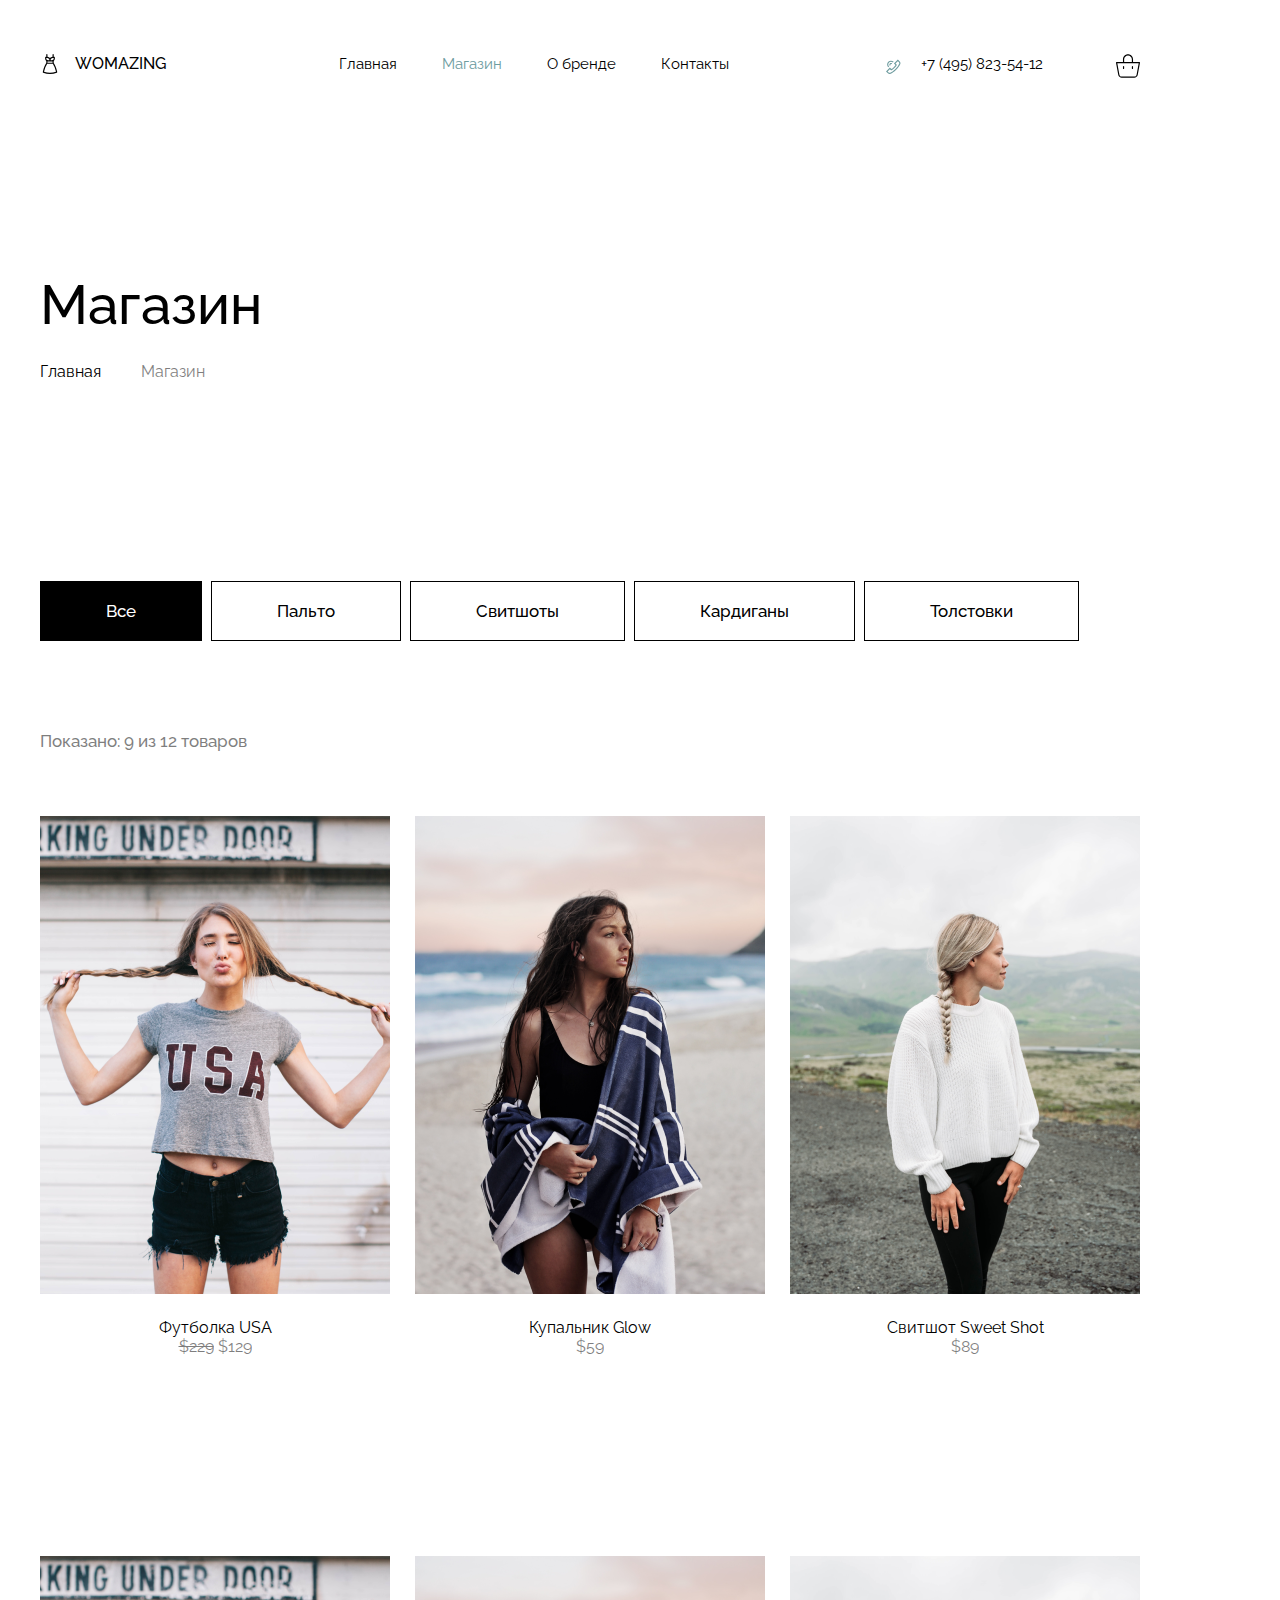
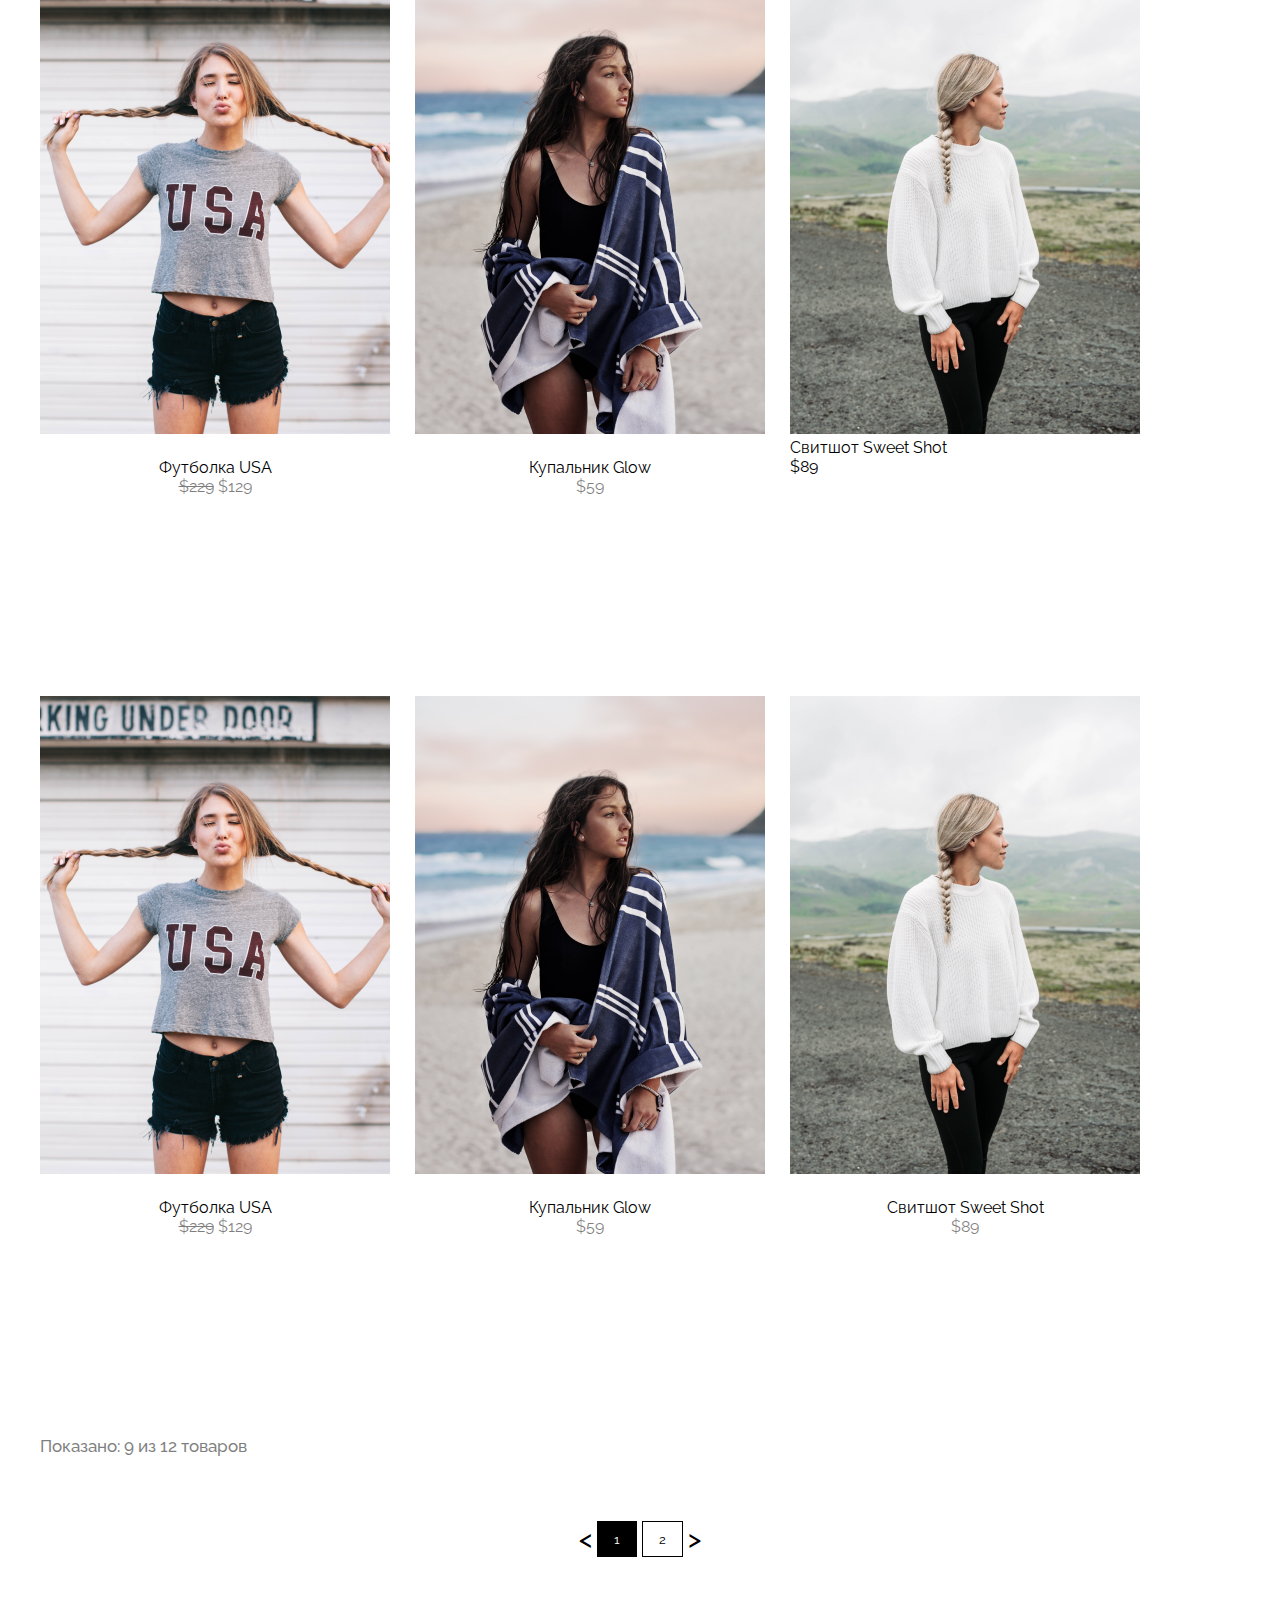
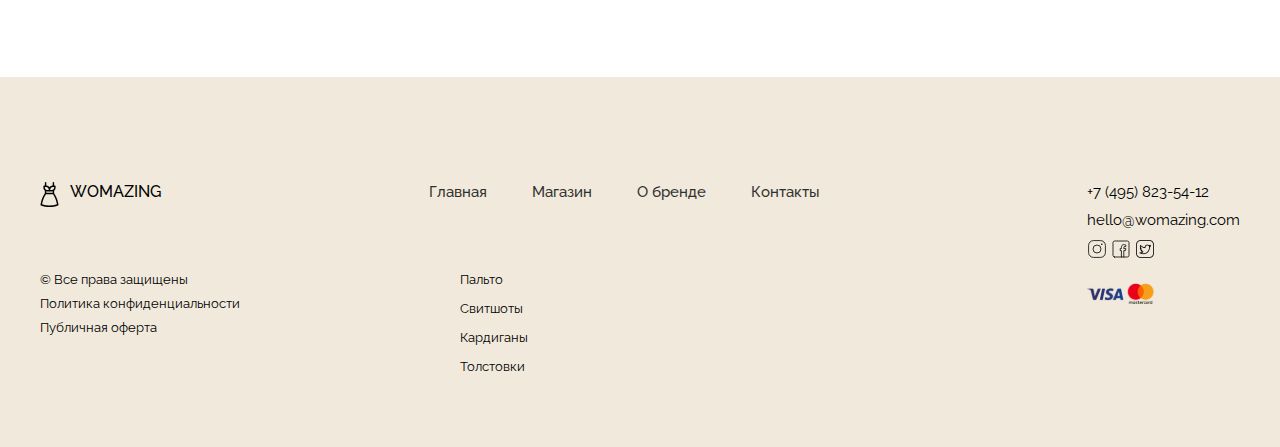
<file: pages/shop.html>
<!DOCTYPE html>
<html lang="en">

<head>
    <meta charset="UTF-8">
    <meta http-equiv="X-UA-Compatible" content="IE=edge">
    <meta name="viewport" content="width=device-width, initial-scale=1.0">
    <title>Shop</title>
    <link rel="stylesheet" href="../css/style.css">
</head>

<body>
    <header class="header">
        <div class="container">
            <div class="header__wrapper">
                <div class="header__logo">
                    <img class="header__logo-img" src="../img/header/dress.svg" alt="Dress">
                    <p class="header__logo-description">Womazing</p>
                </div>
                <div class="header__nav">
                    <ul class="header__nav-list">
                        <li class="list__item"><a class="list__link" href="#!">Главная</a></li>
                        <li class="list__item"><a class="active list__link" href="#!">Магазин</a></li>
                        <li class="list__item"><a class="list__link" href="#!">О бренде</a></li>
                        <li class="list__item"><a class="list__link" href="#!">Контакты</a></li>
                    </ul>
                </div>
                <div class="header__contacts">
                    <img class="header__contacts-img" src="../img/header/telepnohe.svg" alt="telephone">
                    <a class="header__contacts-link" href="$!">+7 (495) 823-54-12</a>
                </div>
                <div class="header__cart">
                    <img class="header__cart-basket" src="../img/header/cart.svg" alt="cart">
                </div>
            </div>
        </div>
    </header>

    <div class="container">
        <div class="content">
            <h2 class="content__title">Магазин</h2>
            <div class="content-nav-list">
                <p class="content-nav-list__home">Главная</p>
                <p class="activate content-nav-list__shop">Магазин</p>
            </div>
        </div>

        <div class="shop__category">
            <button class="shop__category-button active-shop">Все</button>
            <button class="shop__category-button">Пальто</button>
            <button class="shop__category-button">Свитшоты</button>
            <button class="shop__category-button">Кардиганы</button>
            <button class="shop__category-button">Толстовки</button>
        </div>

        <div class="shop__items">
            <h4 class="shop__items-title">Показано: 9 из 12 товаров</h4>
            <div class="clothing-collection__images">
                <div class="clothing-collection__item">
                    <a href="#!"><img class="clothing--collection__item-image" src="../img/clothing/clothing1.png"
                            alt="Dress"></a>
                    <p>Футболка USA <br> <span class="span">$229</span> <span>$129</span>
                    </p>
                </div>
                <div class="clothing-collection__item">
                    <a href="#!"><img class="clothing-collection__item-image" src="../img/clothing/clothing2.png"
                            alt="Dress"></a>
                    <p>Купальник Glow <br> <span>$59</span></p>
                </div>
                <div class="clothing-collection__item">
                    <a href="#!"><img class="clothing-collection__item-image" src="../img/clothing/clothing3.png"
                            alt="Dress"></a>
                    <p>Свитшот Sweet Shot <br> <span>$89</span></p>
                </div>
            </div>

            <div class="clothing-collection__images">
                <div class="clothing-collection__item">
                    <a href="#!"><img class="clothing--collection__item-image" src="../img/clothing/clothing1.png"
                            alt="Dress"></a>
                    <p>Футболка USA <br> <span class="span">$229</span> <span>$129</span>
                    </p>
                </div>
                <div class="clothing-collection__item">
                    <a href="#!"><img class="clothing-collection__item-image" src="../img/clothing/clothing2.png"
                            alt="Dress"></a>
                    <p>Купальник Glow <br> <span>$59</span></p>
                </div>
                <div class="clothing--collection__item">
                    <a href="#!"><img class="clothing-collection__item-image" src="../img/clothing/clothing3.png"
                            alt="Dress"></a>
                    <p>Свитшот Sweet Shot <br> <span>$89</span></p>
                </div>
            </div>

            <div class="clothing-collection__images">
                <div class="clothing-collection__item">
                    <a href="#!"><img class="clothing--collection__item-image" src="../img/clothing/clothing1.png"
                            alt="Dress"></a>
                    <p>Футболка USA <br> <span class="span">$229</span> <span>$129</span>
                    </p>
                </div>
                <div class="clothing-collection__item">
                    <a href="#!"><img class="clothing--collection__item-image" src="../img/clothing/clothing2.png"
                            alt="Dress"></a>
                    <p>Купальник Glow <br> <span>$59</span></p>
                </div>
                <div class="clothing-collection__item">
                    <a href="#!"><img class="clothing--collection__item-image" src="../img/clothing/clothing3.png"
                            alt="Dress"></a>
                    <p>Свитшот Sweet Shot <br> <span>$89</span></p>
                </div>
            </div>
            <h4 class="shop__items-title">Показано: 9 из 12 товаров</h4>
        </div>

        <div class="shop__pages">
            <button class="shop__pages-prev">
                < </button>
                    <button class="shop__pages-button activate">1</button>
                    <button class="shop__pages-button">2</button>
                    <button class="shop__pages-next"> > </button>
        </div>
    </div>

    <div class="footer__wrapper">
        <div class="container">
            <div class="footer">
                <div class="footer__logo">
                    <img class="footer__logo-img" src="../img/header/dress.svg" alt="logo">
                    <h3 class="footer__logo-title">Womazing</h3>
                </div>
                <div class="footer__nav">
                    <ul class="nav__list">
                        <li><a class="nav__link" href="#!">Главная</a></li>
                        <li><a class="nav__link" href="#!">Магазин</a></li>
                        <li><a class="nav__link" href="#!">О бренде</a></li>
                        <li><a class="nav__link" href="#!">Контакты</a></li>
                    </ul>
                </div>
                <div class="footer__contacts">
                    <a class="contacts__link" href="#!">+7 (495) 823-54-12</a>
                    <p class="contacts__subtitle">hello@womazing.com</p>
                    <div class="footer__contacts-social-icons">
                        <img class="contacts-social-icons__img" src="../img/footer/instagram.svg" alt="instagram">
                        <img class="contacts-social-icons__img" src="../img/footer/facebook.svg" alt="facebook">
                        <img class="contacts-social-icons__img" src="../img/footer/twitter.png" alt="twitter">
                    </div>
                    <img class="footer__contacts-img" src="../img/footer/visa.svg" alt="visa">
                </div>
            </div>
            <div class="footer__links">
                <div class="footer__links-lefts">
                    <p class="lefts__subtitle"><a class="lefts__link" href="#!">© Все права защищены</a></p>
                    <p class="lefts__subtitle"><a class="lefts__link" href="#!">Политика конфиденциальности</a></p>
                    <p class="lefts__subtitle"><a class="lefts__link" href="#!">Публичная оферта</a></p>
                </div>
                <div class="footer__links-category">
                    <p class="category__subtitle"><a class="category__link" href="#!">Пальто</a></p>
                    <p class="category__subtitle"><a class="category__link" href="#!">Свитшоты</a></p>
                    <p class="category__subtitle"><a class="category__link" href="#!">Кардиганы</a></p>
                    <p class="category__subtitle"><a class="category__link" href="#!">Толстовки</a></p>
                </div>
            </div>
        </div>
    </div>
</body>

</html>
</file>
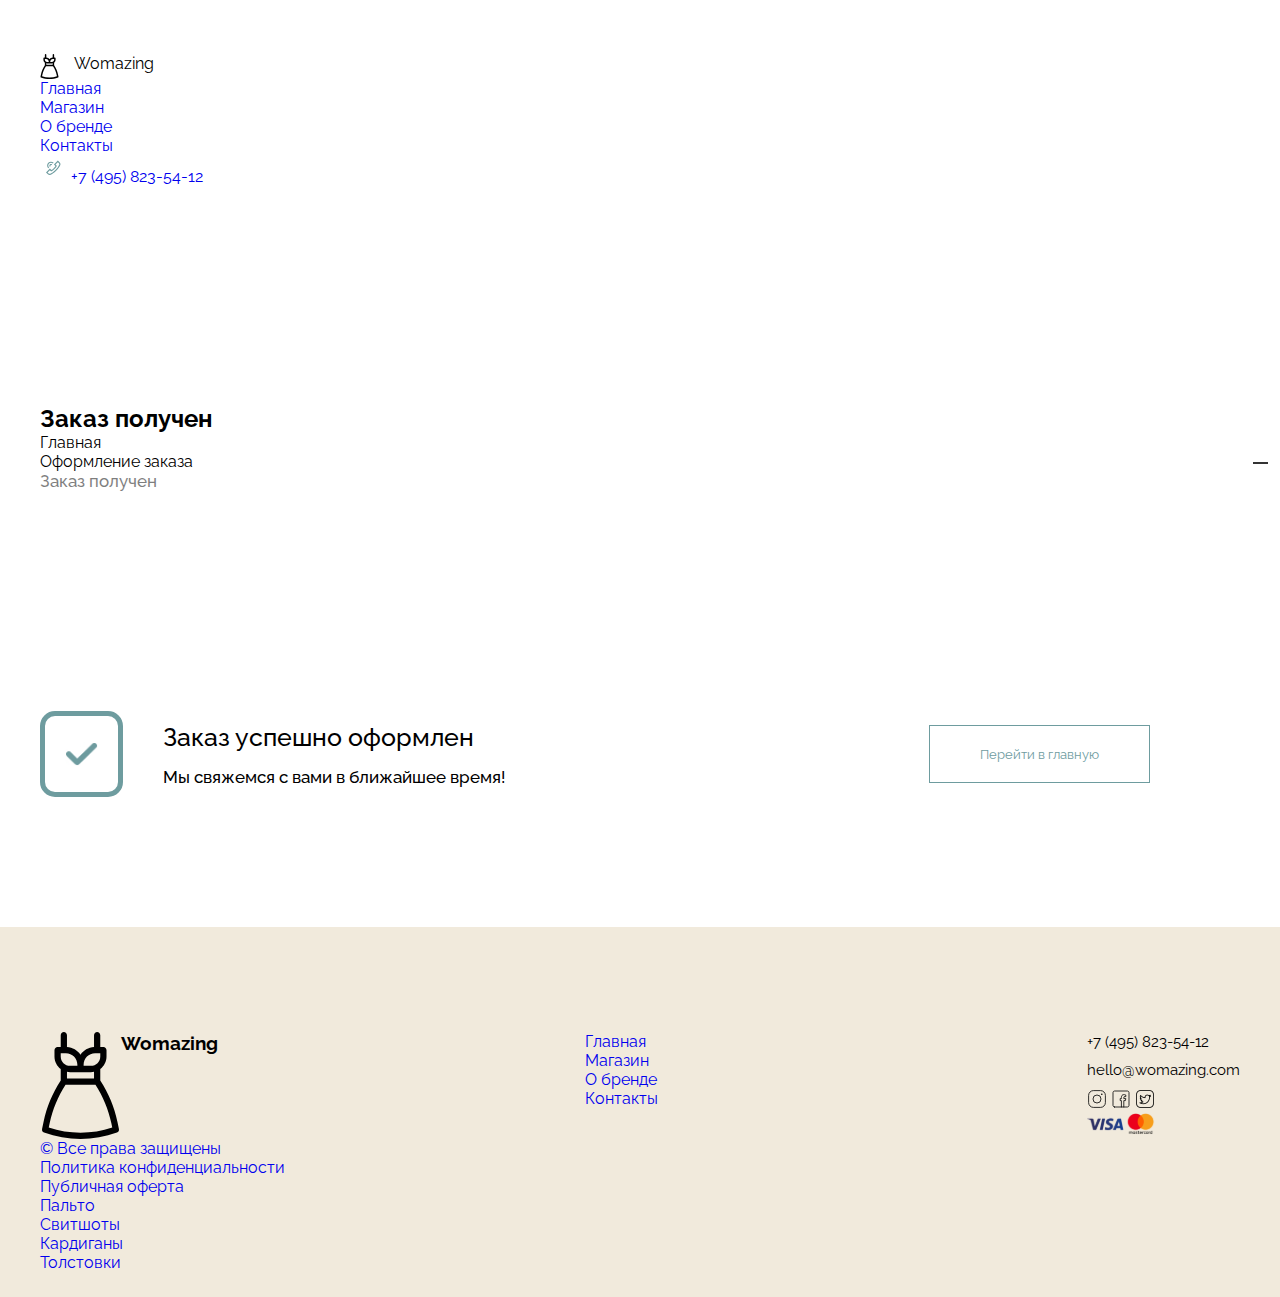
<file: pages/sucsess.html>
<!DOCTYPE html>
<html lang="en">
<head>
    <meta charset="UTF-8">
    <meta http-equiv="X-UA-Compatible" content="IE=edge">
    <meta name="viewport" content="width=device-width, initial-scale=1.0">
    <title>Document</title>
    <link rel="stylesheet" href="../css/style.css">
</head>
<body>
    <div class="header">
        <div class="container">
            <div class="wrapper">
                <div class="header__logo">
                    <img class="header__logo__img" src="../img/header/dress.svg" alt="Dress">
                    <p class="header__logo__text">Womazing</p>
                </div>
                <div class="header__nav">
                    <ul>
                        <li><a href="#!">Главная</a></li>
                        <li><a href="#!">Магазин</a></li>
                        <li><a href="#!">О бренде</a></li>
                        <li><a href="#!">Контакты</a></li>
                    </ul>
                </div>
                <div class="header--contacts">
                    <img class="header--contacts__img" src="../img/header/telepnohe.svg" alt="telephone">
                    <a class="header--contacts__link" href="$!">+7 (495) 823-54-12</a>
                </div>
                <div class="header__cart">
                    <img src="../img/header/cart.svg" alt="cart">
                </div>
            </div>
        </div>
    </div>
    <div class="container">
        <div class="shop">
            <h2>Заказ получен</h2>
            <div class="shop__nav">
                <p class="shop__nav__home">Главная</p>
                <p class="shop__nav__shop">Оформление заказа</p>
                <p class="shop__nav__sucsess activate">Заказ получен</p>
            </div>
        </div>

        <div class="sucsess">
            <div class="sucsess__img--text">
                <img src="../img/sucsess/Vector.jpg" alt="vector">
                <div class="sucsess__text">
                    <h3>Заказ успешно оформлен</h3>
                    <p>Мы свяжемся с вами в ближайшее время!</p>
                </div>
            </div>
            <div class="sucsess__button">
                <button>Перейти в главную</button>
            </div>
        </div>
    </div>

    <div class="footer__wrapper">
        <div class="container">
            <div class="footer">
                <div class="footer__logo">
                    <img src="../img/header/dress.svg" alt="logo">
                    <h3>Womazing</h3>
                </div>
                <div class="footer__nav">
                    <ul>
                        <li><a href="#!">Главная</a></li>
                        <li><a href="#!">Магазин</a></li>
                        <li><a href="#!">О бренде</a></li>
                        <li><a href="#!">Контакты</a></li>
                    </ul>
                </div>
                <div class="footer__contacts">
                    <a href="#!">+7 (495) 823-54-12</a>
                    <p>hello@womazing.com</p>
                    <div class="footer__contacts__social-icons">
                        <img src="../img/footer/instagram.svg" alt="instagram">
                        <img src="../img/footer/facebook.svg" alt="facebook">
                        <img src="../img/footer/twitter.png" alt="twitter">
                    </div>
                    <img src="../img/footer/visa.svg" alt="visa">
                </div>
            </div>
            <div class="footer--links">
                <div class="footer--links__rights">
                    <p><a href="#!">© Все права защищены</a></p>
                    <p><a href="#!">Политика конфиденциальности</a></p>
                    <p><a href="#!">Публичная оферта</a></p>
                </div>
                <div class="footer--links__category">
                    <p><a href="#!">Пальто</a></p>
                    <p><a href="#!">Свитшоты</a></p>
                    <p><a href="#!">Кардиганы</a></p>
                    <p><a href="#!">Толстовки</a></p>
                </div>
            </div>
        </div>
    </div>
</body>
</html>
</file>
<file: css/style.css>
@import url("https://fonts.googleapis.com/css2?family=Raleway:wght@300;400;500;600;700;800;900&display=swap");
.none {
  display: none;
}

.container {
  width: 1200px;
  margin: 0 auto;
}

.header {
  position: relative;
  margin-top: 54px;
}
.header__img {
  position: absolute;
  top: -54px;
  right: 0;
  width: 705px;
  height: 826px;
}
.header__wrapper {
  display: -webkit-box;
  display: -ms-flexbox;
  display: flex;
  -webkit-box-pack: justify;
      -ms-flex-pack: justify;
          justify-content: space-between;
  margin-bottom: 70px;
}
.header__logo {
  display: -webkit-box;
  display: -ms-flexbox;
  display: flex;
  -webkit-column-gap: 15px;
     -moz-column-gap: 15px;
          column-gap: 15px;
}
.header__logo-img {
  height: 20px;
  width: 20px;
}
.header__logo-description {
  font-size: 16px;
  font-weight: 500;
  text-transform: uppercase;
}
.header__nav-list {
  display: -webkit-box;
  display: -ms-flexbox;
  display: flex;
  -webkit-column-gap: 45px;
     -moz-column-gap: 45px;
          column-gap: 45px;
}
.header__nav-list a {
  font-weight: 400;
  font-size: 15px;
  color: #000;
}
.header__nav-list a:hover {
  -webkit-transition: ease-in 0.1s all;
  -o-transition: ease-in 0.1s all;
  transition: ease-in 0.1s all;
  color: #6E9C9F;
}
.header .active {
  color: #6E9C9F;
}
.header__contacts {
  position: relative;
}
.header__contacts-img {
  position: absolute;
  top: 0;
  left: -21px;
}
.header__contacts-link {
  margin-left: 20px;
  font-size: 15px;
  font-weight: 400;
  color: #000;
}
.header__cart {
  z-index: 99;
  -webkit-transform: translateX(-100px);
      -ms-transform: translateX(-100px);
          transform: translateX(-100px);
}
.header__content {
  display: -webkit-box;
  display: -ms-flexbox;
  display: flex;
  -webkit-box-pack: justify;
      -ms-flex-pack: justify;
          justify-content: space-between;
  -webkit-box-align: center;
      -ms-flex-align: center;
          align-items: center;
  margin-bottom: 150px;
}
.header__subtitle {
  font-size: 55px;
  font-weight: 500;
  margin-bottom: 45px;
}
.header__text {
  font-size: 20px;
  font-weight: 400;
  text-align: center;
  margin-bottom: 52px;
}
.header__content-pic {
  position: relative;
}
.header__content-pic__image2 {
  -webkit-transform: translate(60px, -25px);
      -ms-transform: translate(60px, -25px);
          transform: translate(60px, -25px);
}
.header__content-pic__image1 {
  position: relative;
  z-index: 999;
  -webkit-transform: translate(130px, 28px);
      -ms-transform: translate(130px, 28px);
          transform: translate(130px, 28px);
}
.header__content-pic__image3 {
  z-index: 999;
  -webkit-transform: translate(-30px, 105px);
      -ms-transform: translate(-30px, 105px);
          transform: translate(-30px, 105px);
  position: absolute;
}

.content-buttons {
  position: relative;
}
.content-buttons__picture {
  padding: 16px 26px;
  background: rgba(110, 156, 159, 0.1);
}
.content-buttons__picture:hover {
  background: rgba(97, 135, 138, 0.1);
  -webkit-transition: ease 0.2s all;
  -o-transition: ease 0.2s all;
  transition: ease 0.2s all;
}
.content-buttons__button {
  position: absolute;
  top: 2px;
  left: 69px;
}

.button {
  padding: 22px 50px;
  background: #6E9C9F;
  color: #fff;
  cursor: pointer;
}
.button:hover {
  background: #527c80;
  -webkit-transition: ease 0.2s all;
  -o-transition: ease 0.2s all;
  transition: ease 0.2s all;
}

.clothing-collection {
  display: -webkit-box;
  display: -ms-flexbox;
  display: flex;
  -webkit-box-orient: vertical;
  -webkit-box-direction: normal;
      -ms-flex-direction: column;
          flex-direction: column;
  margin-bottom: 130px;
}
.clothing-collection__title {
  font-size: 40px;
  font-weight: 500;
  margin-bottom: 60px;
}
.clothing-collection__images {
  display: -webkit-box;
  display: -ms-flexbox;
  display: flex;
  -webkit-column-gap: 25px;
     -moz-column-gap: 25px;
          column-gap: 25px;
}
.clothing-collection__item {
  position: relative;
}
.clothing-collection__item a {
  display: block;
  position: relative;
  margin-bottom: 20px;
}
.clothing-collection__item a:after {
  content: "";
  position: absolute;
  top: 0;
  bottom: 0;
  right: 0;
  left: 0;
  background: rgba(71, 122, 128, 0.6);
  opacity: 0;
}
.clothing-collection__item a:hover:after {
  opacity: 0.8;
  -webkit-transition: ease 0.2s all;
  -o-transition: ease 0.2s all;
  transition: ease 0.2s all;
}
.clothing-collection__item__desc {
  font-size: 20px;
  font-weight: 500;
  cursor: pointer;
}
.clothing-collection__item span {
  opacity: 0.5;
}
.clothing-collection__button {
  display: -webkit-box;
  display: -ms-flexbox;
  display: flex;
  -webkit-box-pack: center;
      -ms-flex-pack: center;
          justify-content: center;
  -webkit-box-align: center;
      -ms-flex-align: center;
          align-items: center;
  margin-top: 60px;
  margin-right: 100px;
}

.span {
  text-decoration: line-through;
  opacity: 0.5;
}

.button-opacity {
  border: 2px solid #6E9C9F;
  padding: 22px 45px;
  color: #6E9C9F;
  cursor: pointer;
}
.button-opacity:hover {
  border: 2px solid #3c5f63;
  color: #3c5f63;
  -webkit-transition: ease 0.2s all;
  -o-transition: ease 0.2s all;
  transition: ease 0.2s all;
}

* {
  margin: 0;
  padding: 0;
  font-family: "Raleway", sans-serif;
  outline: none;
}

a {
  text-decoration: none;
}

li {
  list-style: none;
}

button {
  border: none;
  outline: none;
  background: transparent;
}

.about-advantage__title {
  margin-bottom: 90px;
  font-size: 40px;
  font-weight: 500;
}
.about-advantage__desc {
  display: -webkit-box;
  display: -ms-flexbox;
  display: flex;
  -webkit-box-pack: justify;
      -ms-flex-pack: justify;
          justify-content: space-between;
  -webkit-box-align: center;
      -ms-flex-align: center;
          align-items: center;
  margin-bottom: 110px;
}

.desc-text__pic {
  margin-bottom: 33px;
}
.desc-text__title {
  font-size: 25px;
  font-weight: 500;
  margin-bottom: 25px;
  -webkit-box-align: center;
      -ms-flex-align: center;
          align-items: center;
}
.desc-text__subtitle {
  font-weight: 500;
  font-size: 17px;
  width: 293px;
  height: 115px;
}

.about__team {
  display: -webkit-box;
  display: -ms-flexbox;
  display: flex;
  -webkit-box-pack: justify;
      -ms-flex-pack: justify;
          justify-content: space-between;
  -webkit-column-gap: 100px;
     -moz-column-gap: 100px;
          column-gap: 100px;
  margin-bottom: 95px;
}
.about__team .text__title {
  font-size: 25px;
  font-weight: 500;
  margin-bottom: 25px;
}
.about__team .text__subtitle {
  font-size: 17px;
  font-weight: 500;
  margin-bottom: 25px;
}
.about__team .text__link {
  font-weight: 500;
  font-size: 17px;
  color: #6E9C9F;
}
.about__team .text__link:hover {
  color: #3e585a;
  -webkit-transition: ease 0.2s all;
  -o-transition: ease 0.2s all;
  transition: ease 0.2s all;
}

.footer {
  display: -webkit-box;
  display: -ms-flexbox;
  display: flex;
  -webkit-box-pack: justify;
      -ms-flex-pack: justify;
          justify-content: space-between;
}
.footer__wrapper {
  background-color: #F1EADC;
  height: 370px;
}
.footer__logo {
  display: -webkit-box;
  display: -ms-flexbox;
  display: flex;
  position: relative;
  margin-top: 105px;
}
.footer__logo-img {
  position: absolute;
  top: 0;
  left: 0;
}
.footer__logo-title {
  margin-left: 30px;
  font-size: 16px;
  font-weight: 500;
  text-transform: uppercase;
}

.footer__nav {
  margin-top: 105px;
}
.footer__nav .nav__list {
  display: -webkit-box;
  display: -ms-flexbox;
  display: flex;
  -webkit-column-gap: 45px;
     -moz-column-gap: 45px;
          column-gap: 45px;
}
.footer__nav .nav__list a {
  font-size: 15px;
  font-weight: 500;
  cursor: pointer;
  color: #000;
  opacity: 0.8;
}
.footer__nav .nav__list a:hover {
  color: #527c80;
  -webkit-transition: ease 0.2s all;
  -o-transition: ease 0.2s all;
  transition: ease 0.2s all;
}

.footer__contacts {
  margin-top: 105px;
  display: block;
}
.footer__contacts a {
  font-size: 15px;
  font-weight: 400;
  color: #000;
}
.footer__contacts p {
  margin-top: 10px;
  margin-bottom: 10px;
  font-size: 15px;
  font-weight: 400;
}

.footer__contacts-social-icons {
  margin-bottom: 20px;
}

.footer__links {
  display: -webkit-box;
  display: -ms-flexbox;
  display: flex;
  margin-top: -40px;
  text-align: left;
  -webkit-column-gap: 220px;
     -moz-column-gap: 220px;
          column-gap: 220px;
}
.footer__links-lefts p {
  margin-bottom: 5px;
}
.footer__links-lefts p a {
  font-size: 13px;
  font-weight: 400;
  color: #000;
}
.footer__links-lefts p a:hover {
  color: #6E9C9F;
  -webkit-transition: ease 0.2s all;
  -o-transition: ease 0.2s all;
  transition: ease 0.2s all;
}

.footer__links-category p {
  margin-bottom: 10px;
}
.footer__links-category p a {
  font-size: 13px;
  font-weight: 400;
  color: #000;
}
.footer__links-category p a:hover {
  color: #6E9C9F;
  -webkit-transition: ease 0.2s all;
  -o-transition: ease 0.2s all;
  transition: ease 0.2s all;
}

.content {
  margin-bottom: 200px;
}
.content__title {
  font-size: 55px;
  font-weight: 500;
  margin-bottom: 25px;
}

.content-nav-list {
  display: -webkit-box;
  display: -ms-flexbox;
  display: flex;
  -webkit-column-gap: 40px;
     -moz-column-gap: 40px;
          column-gap: 40px;
}
.content-nav-list__item {
  position: relative;
  font-size: 17px;
  font-weight: 500;
}
.content-nav-list__item:after {
  content: " ";
  background: #333333;
  width: 15px;
  height: 2px;
  bottom: 7px;
  right: -28px;
  position: absolute;
}
.content-nav-list__item3 {
  font-size: 17px;
  font-weight: 500;
}
.content-nav-list .activate {
  opacity: 0.5;
}

.shop__category {
  margin-bottom: 90px;
}
.shop__category-button {
  margin-right: 5px;
  border: 1px solid #000;
  padding: 19px 65px;
  font-size: 17px;
  font-weight: 500;
}
.shop__category .active-shop {
  background: #000;
  color: #fff;
}

.shop__items-title {
  font-size: 17px;
  font-weight: 500;
  opacity: 0.5;
  margin-bottom: 65px;
}

.clothing-collection__images {
  margin-bottom: 70px;
}
.clothing-collection__item p {
  text-align: center;
}

.shop__pages {
  display: -webkit-box;
  display: -ms-flexbox;
  display: flex;
  -webkit-box-pack: center;
      -ms-flex-pack: center;
          justify-content: center;
  -webkit-box-align: center;
      -ms-flex-align: center;
          align-items: center;
  -webkit-column-gap: 5px;
     -moz-column-gap: 5px;
          column-gap: 5px;
  margin-bottom: 120px;
}
.shop__pages-prev {
  font-size: 26px;
  font-weight: 500;
}
.shop__pages-next {
  font-size: 26px;
  font-weight: 500;
}
.shop__pages-button {
  border: 1px solid #000;
  padding: 9px 16px;
}
.shop__pages .activate {
  background: #000;
  color: #fff;
}

.header {
  margin-bottom: 110px;
}

.shop-items__character {
  display: -webkit-box;
  display: -ms-flexbox;
  display: flex;
  -webkit-column-gap: 70px;
     -moz-column-gap: 70px;
          column-gap: 70px;
  -webkit-box-align: center;
      -ms-flex-align: center;
          align-items: center;
  margin-bottom: 130px;
}
.shop-items__character .shop-items__select-price {
  margin-top: 20px;
  margin-bottom: 50px;
  font-size: 40px;
  font-weight: 500;
  color: #998E78;
}
.shop-items__character .shop-items__select-price span {
  margin-left: 10px;
  text-decoration: line-through;
  opacity: 0.5;
}
.shop-items__character .shop-items__select-text {
  font-size: 20px;
  font-weight: 500;
  margin-bottom: 30px;
}
.shop-items__character .shop-items__select-subtext {
  font-size: 20px;
  font-weight: 500;
  margin-bottom: 30px;
}
.shop-items__character .shop-items__select-sizes button {
  margin-bottom: 60px;
  margin-right: 5px;
  border: 1px solid #000;
  padding: 9px 12px;
}
.shop-items__character .shop-items__select-color {
  display: -webkit-box;
  display: -ms-flexbox;
  display: flex;
  -webkit-column-gap: 10px;
     -moz-column-gap: 10px;
          column-gap: 10px;
  margin-bottom: 40px;
}
.shop-items__character .shop-items__select-color div {
  width: 40px;
  height: 40px;
  border-radius: 50%;
}
.shop-items__character .shop-items__select-color .brown {
  background: #927876;
}
.shop-items__character .shop-items__select-color .grey {
  background: #D4D4D4;
}
.shop-items__character .shop-items__select-color .red {
  background: #FD9696;
}
.shop-items__character .shop-items__select-color .yellow {
  background: #FDC796;
}
.shop-items__character .shop-items__select .active {
  border: 1px solid #000;
  opacity: 0.6;
}

.shop-items__busket .busket-count {
  border: 1px solid #000;
  padding: 20px 28px;
  opacity: 0.4;
  margin-right: 5px;
}
.shop-items__busket .busket-add {
  padding: 22px 50px;
  color: #fff;
  background: #6E9C9F;
}
.shop-items__busket .busket-add:hover {
  background: #3f6f72;
  -webkit-transition: ease 0.2s all;
  -o-transition: ease 0.2s all;
  transition: ease 0.2s all;
}

.shop-items__others .shop-items__title {
  font-size: 40px;
  font-weight: 500;
  margin-bottom: 60px;
}

.clothing-collection__images {
  margin-bottom: 200px;
}

.header {
  margin-bottom: 190px;
}

.brand-desc {
  margin-bottom: 200px;
  display: -webkit-box;
  display: -ms-flexbox;
  display: flex;
  -webkit-column-gap: 90px;
     -moz-column-gap: 90px;
          column-gap: 90px;
  -webkit-box-align: center;
      -ms-flex-align: center;
          align-items: center;
  margin-bottom: 120px;
}
.brand-desc__text .text__title {
  font-size: 55px;
  font-weight: 500;
  margin-bottom: 25px;
}
.brand-desc__text .text__subtitle {
  font-size: 17px;
  font-weight: 500;
}
.brand-desc .active {
  opacity: 0.5;
}
.brand-desc__button {
  display: -webkit-box;
  display: -ms-flexbox;
  display: flex;
  -webkit-box-orient: vertical;
  -webkit-box-direction: normal;
      -ms-flex-direction: column;
          flex-direction: column;
  -webkit-box-pack: center;
      -ms-flex-pack: center;
          justify-content: center;
  -webkit-box-align: center;
      -ms-flex-align: center;
          align-items: center;
  margin-bottom: 150px;
}

.about--brand {
  margin-bottom: 210px;
}

.contacts__map {
  width: 1109px;
  height: 476px;
  display: -webkit-box;
  display: -ms-flexbox;
  display: flex;
  -webkit-box-orient: vertical;
  -webkit-box-direction: normal;
      -ms-flex-direction: column;
          flex-direction: column;
  -webkit-box-align: center;
      -ms-flex-align: center;
          align-items: center;
  -webkit-box-pack: center;
      -ms-flex-pack: center;
          justify-content: center;
  text-align: center;
  background: #DDDDDD;
  margin-bottom: 130px;
}
.contacts__map p {
  font-size: 17px;
  font-weight: 500;
}

.contacts--adress {
  display: -webkit-box;
  display: -ms-flexbox;
  display: flex;
  text-align: left;
  -webkit-column-gap: 115px;
     -moz-column-gap: 115px;
          column-gap: 115px;
  margin-bottom: 130px;
}
.contacts--adress span {
  font-size: 17px;
  font-weight: 500;
}
.contacts--adress p {
  margin-top: 20px;
  font-size: 20px;
  font-weight: 500;
}

.input--block {
  display: -webkit-box;
  display: -ms-flexbox;
  display: flex;
  -webkit-box-orient: vertical;
  -webkit-box-direction: normal;
      -ms-flex-direction: column;
          flex-direction: column;
}
.input--block h3 {
  font-size: 25px;
  font-weight: 500;
  margin-bottom: 45px;
}
.input--block input {
  outline: none;
  border: none;
  width: 300px;
  margin-bottom: 25px;
  border-bottom: 1px solid #6E9C9F;
}
.input--block input::-webkit-input-placeholder {
  font-size: 17px;
  font-weight: 500;
  opacity: 0.7;
}
.input--block input::-moz-placeholder {
  font-size: 17px;
  font-weight: 500;
  opacity: 0.7;
}
.input--block input:-ms-input-placeholder {
  font-size: 17px;
  font-weight: 500;
  opacity: 0.7;
}
.input--block input::-ms-input-placeholder {
  font-size: 17px;
  font-weight: 500;
  opacity: 0.7;
}
.input--block input::placeholder {
  font-size: 17px;
  font-weight: 500;
  opacity: 0.7;
}
.input--block textarea {
  outline: none;
  border: none;
  width: 450px;
  height: 100px;
  margin-bottom: 35px;
  border-bottom: 1px solid #6E9C9F;
  resize: none;
}
.input--block textarea::-webkit-input-placeholder {
  font-size: 17px;
  font-weight: 500;
  opacity: 0.7;
}
.input--block textarea::-moz-placeholder {
  font-size: 17px;
  font-weight: 500;
  opacity: 0.7;
}
.input--block textarea:-ms-input-placeholder {
  font-size: 17px;
  font-weight: 500;
  opacity: 0.7;
}
.input--block textarea::-ms-input-placeholder {
  font-size: 17px;
  font-weight: 500;
  opacity: 0.7;
}
.input--block textarea::placeholder {
  font-size: 17px;
  font-weight: 500;
  opacity: 0.7;
}

.input--send button {
  padding: 22px 50px;
  color: #fff;
  background: #6E9C9F;
  margin-bottom: 60px;
}
.input--send button:hover {
  background: #3f6f72;
  -webkit-transition: ease 0.2s all;
  -o-transition: ease 0.2s all;
  transition: ease 0.2s all;
}
.input--send__text {
  width: 450px;
  margin-bottom: 130px;
}
.input--send__text p {
  padding: 30px 70px;
  font-size: 17px;
  font-weight: 500;
  background: #F1EADC;
}

.basket__product {
  display: -webkit-box;
  display: -ms-flexbox;
  display: flex;
  -webkit-box-pack: justify;
      -ms-flex-pack: justify;
          justify-content: space-between;
  position: relative;
}
.basket__product:after {
  content: " ";
  background: #CCCCCC;
  opacity: 0.6;
  width: 1235px;
  height: 2px;
  bottom: -26px;
  right: -28px;
  position: absolute;
}

.basket__product--index {
  display: -webkit-box;
  display: -ms-flexbox;
  display: flex;
  -webkit-column-gap: 150px;
     -moz-column-gap: 150px;
          column-gap: 150px;
}
.basket__product--index h4 {
  font-size: 20px;
  font-weight: 500;
}

.basket__item {
  margin-bottom: 350px;
  display: -webkit-box;
  display: -ms-flexbox;
  display: flex;
  -webkit-box-pack: justify;
      -ms-flex-pack: justify;
          justify-content: space-between;
  position: relative;
}
.basket__item__image {
  display: -webkit-box;
  display: -ms-flexbox;
  display: flex;
  -webkit-column-gap: 40px;
     -moz-column-gap: 40px;
          column-gap: 40px;
  text-align: center;
  -webkit-box-align: center;
      -ms-flex-align: center;
          align-items: center;
  position: absolute;
  bottom: -250px;
  left: 0;
}
.basket__item__count {
  display: -webkit-box;
  display: -ms-flexbox;
  display: flex;
  -webkit-column-gap: 215px;
     -moz-column-gap: 215px;
          column-gap: 215px;
  text-align: left;
  position: absolute;
  right: 0;
  bottom: -194px;
}
.basket__item__count button {
  border: 1px solid rgba(0, 0, 0, 0.1450980392);
  padding: 10px 16px;
}
.basket__item p {
  font-size: 17px;
  font-weight: 500;
}

.basket--action {
  display: -webkit-box;
  display: -ms-flexbox;
  display: flex;
  -webkit-box-pack: justify;
      -ms-flex-pack: justify;
          justify-content: space-between;
  margin-bottom: 150px;
}
.basket--action__input {
  display: -webkit-box;
  display: -ms-flexbox;
  display: flex;
  -webkit-column-gap: 10px;
     -moz-column-gap: 10px;
          column-gap: 10px;
}
.basket--action__input input {
  width: 250px;
  outline: none;
  border: none;
  border-bottom: 1px solid #6E9C9F;
}
.basket--action__input input::-webkit-input-placeholder {
  font-size: 17px;
  font-weight: 500;
  opacity: 0.7;
}
.basket--action__input input::-moz-placeholder {
  font-size: 17px;
  font-weight: 500;
  opacity: 0.7;
}
.basket--action__input input:-ms-input-placeholder {
  font-size: 17px;
  font-weight: 500;
  opacity: 0.7;
}
.basket--action__input input::-ms-input-placeholder {
  font-size: 17px;
  font-weight: 500;
  opacity: 0.7;
}
.basket--action__input input::placeholder {
  font-size: 17px;
  font-weight: 500;
  opacity: 0.7;
}
.basket--action__input button {
  padding: 20px 50px;
  border: 1px solid #6E9C9F;
  color: #6E9C9F;
}
.basket--action__input button:hover {
  border: 1px solid #59b8be;
  color: #59b8be;
  -webkit-transition: ease 0.2s all;
  -o-transition: ease 0.2s all;
  transition: ease 0.2s all;
}
.basket--action__refresh button {
  padding: 20px 50px;
  border: 1px solid #6E9C9F;
  color: #6E9C9F;
}
.basket--action__refresh button:hover {
  border: 1px solid #59b8be;
  color: #59b8be;
  -webkit-transition: ease 0.2s all;
  -o-transition: ease 0.2s all;
  transition: ease 0.2s all;
}

.basket--order {
  margin-bottom: 70px;
}
.basket--order__text {
  display: -webkit-box;
  display: -ms-flexbox;
  display: flex;
  -webkit-box-pack: end;
      -ms-flex-pack: end;
          justify-content: end;
  -webkit-column-gap: 10px;
     -moz-column-gap: 10px;
          column-gap: 10px;
}
.basket--order__text h3 {
  background: #F1EADC;
  padding: 20px 60px 20px 31px;
  height: 100%;
}
.basket--order__text h3 span {
  margin-left: 69px;
}
.basket--order__text button {
  padding: 22px 50px;
  color: #fff;
  background: #6E9C9F;
  margin-bottom: 60px;
}
.basket--order__text button:hover {
  background: #3f6f72;
  -webkit-transition: ease 0.2s all;
  -o-transition: ease 0.2s all;
  transition: ease 0.2s all;
}

.shop {
  margin-bottom: 200px;
}

.order {
  margin-bottom: 130px;
}

.order__info--block {
  display: -webkit-box;
  display: -ms-flexbox;
  display: flex;
  -webkit-box-pack: justify;
      -ms-flex-pack: justify;
          justify-content: space-between;
  margin-bottom: 70px;
}
.order__info--block__user {
  display: -webkit-box;
  display: -ms-flexbox;
  display: flex;
  -webkit-box-orient: vertical;
  -webkit-box-direction: normal;
      -ms-flex-direction: column;
          flex-direction: column;
}
.order__info--block__user h2 {
  font-size: 25px;
  font-weight: 500;
  margin-bottom: 40px;
}
.order__info--block__user input {
  outline: none;
  border: none;
  border-bottom: 1px solid #6E9C9F;
  padding: 10px 15px;
  width: 350px;
  margin-bottom: 15px;
}
.order__info--block__user input::-webkit-input-placeholder {
  font-size: 17px;
  font-weight: 500;
  opacity: 0.7;
}
.order__info--block__user input::-moz-placeholder {
  font-size: 17px;
  font-weight: 500;
  opacity: 0.7;
}
.order__info--block__user input:-ms-input-placeholder {
  font-size: 17px;
  font-weight: 500;
  opacity: 0.7;
}
.order__info--block__user input::-ms-input-placeholder {
  font-size: 17px;
  font-weight: 500;
  opacity: 0.7;
}
.order__info--block__user input::placeholder {
  font-size: 17px;
  font-weight: 500;
  opacity: 0.7;
}

.order__info--block__order {
  display: -webkit-box;
  display: -ms-flexbox;
  display: flex;
  -webkit-box-orient: vertical;
  -webkit-box-direction: normal;
      -ms-flex-direction: column;
          flex-direction: column;
}
.order__info--block__order h2 {
  font-size: 25px;
  font-weight: 500;
  margin-bottom: 60px;
}

.order__wrapper {
  display: -webkit-box;
  display: -ms-flexbox;
  display: flex;
  -webkit-box-pack: center;
      -ms-flex-pack: center;
          justify-content: center;
  -webkit-column-gap: 80px;
     -moz-column-gap: 80px;
          column-gap: 80px;
}
.order__wrapper .order__name p {
  font-size: 20px;
  font-weight: 500;
  margin-bottom: 30px;
}
.order__wrapper .order__name h2 {
  font-size: 20px;
  font-weight: 500;
}
.order__wrapper .order__count p {
  font-size: 17px;
  font-weight: 500;
  margin-bottom: 38px;
}
.order__wrapper .order__count p:last-child {
  margin-bottom: 0;
}
.order__wrapper .order__count h3 {
  font-size: 20px;
  font-weight: 500;
  margin-bottom: 30px;
}

.order__adress--block {
  display: -webkit-box;
  display: -ms-flexbox;
  display: flex;
  -webkit-box-pack: justify;
      -ms-flex-pack: justify;
          justify-content: space-between;
}
.order__adress--block__user {
  display: -webkit-box;
  display: -ms-flexbox;
  display: flex;
  -webkit-box-orient: vertical;
  -webkit-box-direction: normal;
      -ms-flex-direction: column;
          flex-direction: column;
}
.order__adress--block__user h3 {
  font-size: 25px;
  font-weight: 500;
  margin-bottom: 50px;
}
.order__adress--block__user input {
  outline: none;
  border: none;
  border-bottom: 1px solid #6E9C9F;
  padding: 10px 15px;
  width: 350px;
  margin-bottom: 15px;
}
.order__adress--block__user input::-webkit-input-placeholder {
  font-size: 17px;
  font-weight: 500;
  opacity: 0.7;
}
.order__adress--block__user input::-moz-placeholder {
  font-size: 17px;
  font-weight: 500;
  opacity: 0.7;
}
.order__adress--block__user input:-ms-input-placeholder {
  font-size: 17px;
  font-weight: 500;
  opacity: 0.7;
}
.order__adress--block__user input::-ms-input-placeholder {
  font-size: 17px;
  font-weight: 500;
  opacity: 0.7;
}
.order__adress--block__user input::placeholder {
  font-size: 17px;
  font-weight: 500;
  opacity: 0.7;
}
.order__adress--block__pay--method {
  margin-right: 110px;
  margin-top: 90px;
}
.order__adress--block__pay--method h3 {
  font-size: 25px;
  font-weight: 500;
  margin-bottom: 45px;
}
.order__adress--block__pay--method p {
  font-size: 17px;
  font-weight: 500;
  margin-bottom: 45px;
}
.order__adress--block__pay--method button {
  padding: 22px 50px;
  color: #fff;
  background: #6E9C9F;
  margin-bottom: 60px;
}
.order__adress--block__pay--method button:hover {
  background: #3f6f72;
  -webkit-transition: ease 0.2s all;
  -o-transition: ease 0.2s all;
  transition: ease 0.2s all;
}

.shop {
  margin-bottom: 220px;
}

.shop__nav__shop {
  position: relative;
}
.shop__nav__shop:after {
  content: " ";
  background: #333333;
  width: 15px;
  height: 2px;
  bottom: 7px;
  right: -28px;
  position: absolute;
}
.shop__nav__sucsess {
  font-size: 17px;
  font-weight: 500;
}
.shop__nav .activate {
  opacity: 0.5;
}

.sucsess {
  display: -webkit-box;
  display: -ms-flexbox;
  display: flex;
  -webkit-box-pack: justify;
      -ms-flex-pack: justify;
          justify-content: space-between;
  -webkit-box-align: center;
      -ms-flex-align: center;
          align-items: center;
  margin-bottom: 130px;
}
.sucsess__button {
  margin-right: 90px;
}
.sucsess__button button {
  padding: 20px 50px;
  border: 1px solid #6E9C9F;
  color: #6E9C9F;
}
.sucsess__button button:hover {
  border: 1px solid #59b8be;
  color: #59b8be;
  -webkit-transition: ease 0.2s all;
  -o-transition: ease 0.2s all;
  transition: ease 0.2s all;
}

.sucsess__img--text {
  display: -webkit-box;
  display: -ms-flexbox;
  display: flex;
  -webkit-column-gap: 40px;
     -moz-column-gap: 40px;
          column-gap: 40px;
  -webkit-box-align: center;
      -ms-flex-align: center;
          align-items: center;
}
.sucsess__img--text img {
  width: 33px;
  height: 24px;
  padding: 26px 20px;
  border: 5px solid #6E9C9F;
  border-radius: 15px;
}
.sucsess__img--text .sucsess__text h3 {
  font-size: 25px;
  font-weight: 500;
  margin-bottom: 15px;
}
.sucsess__img--text .sucsess__text p {
  font-size: 17px;
  font-weight: 500;
}
</file>
